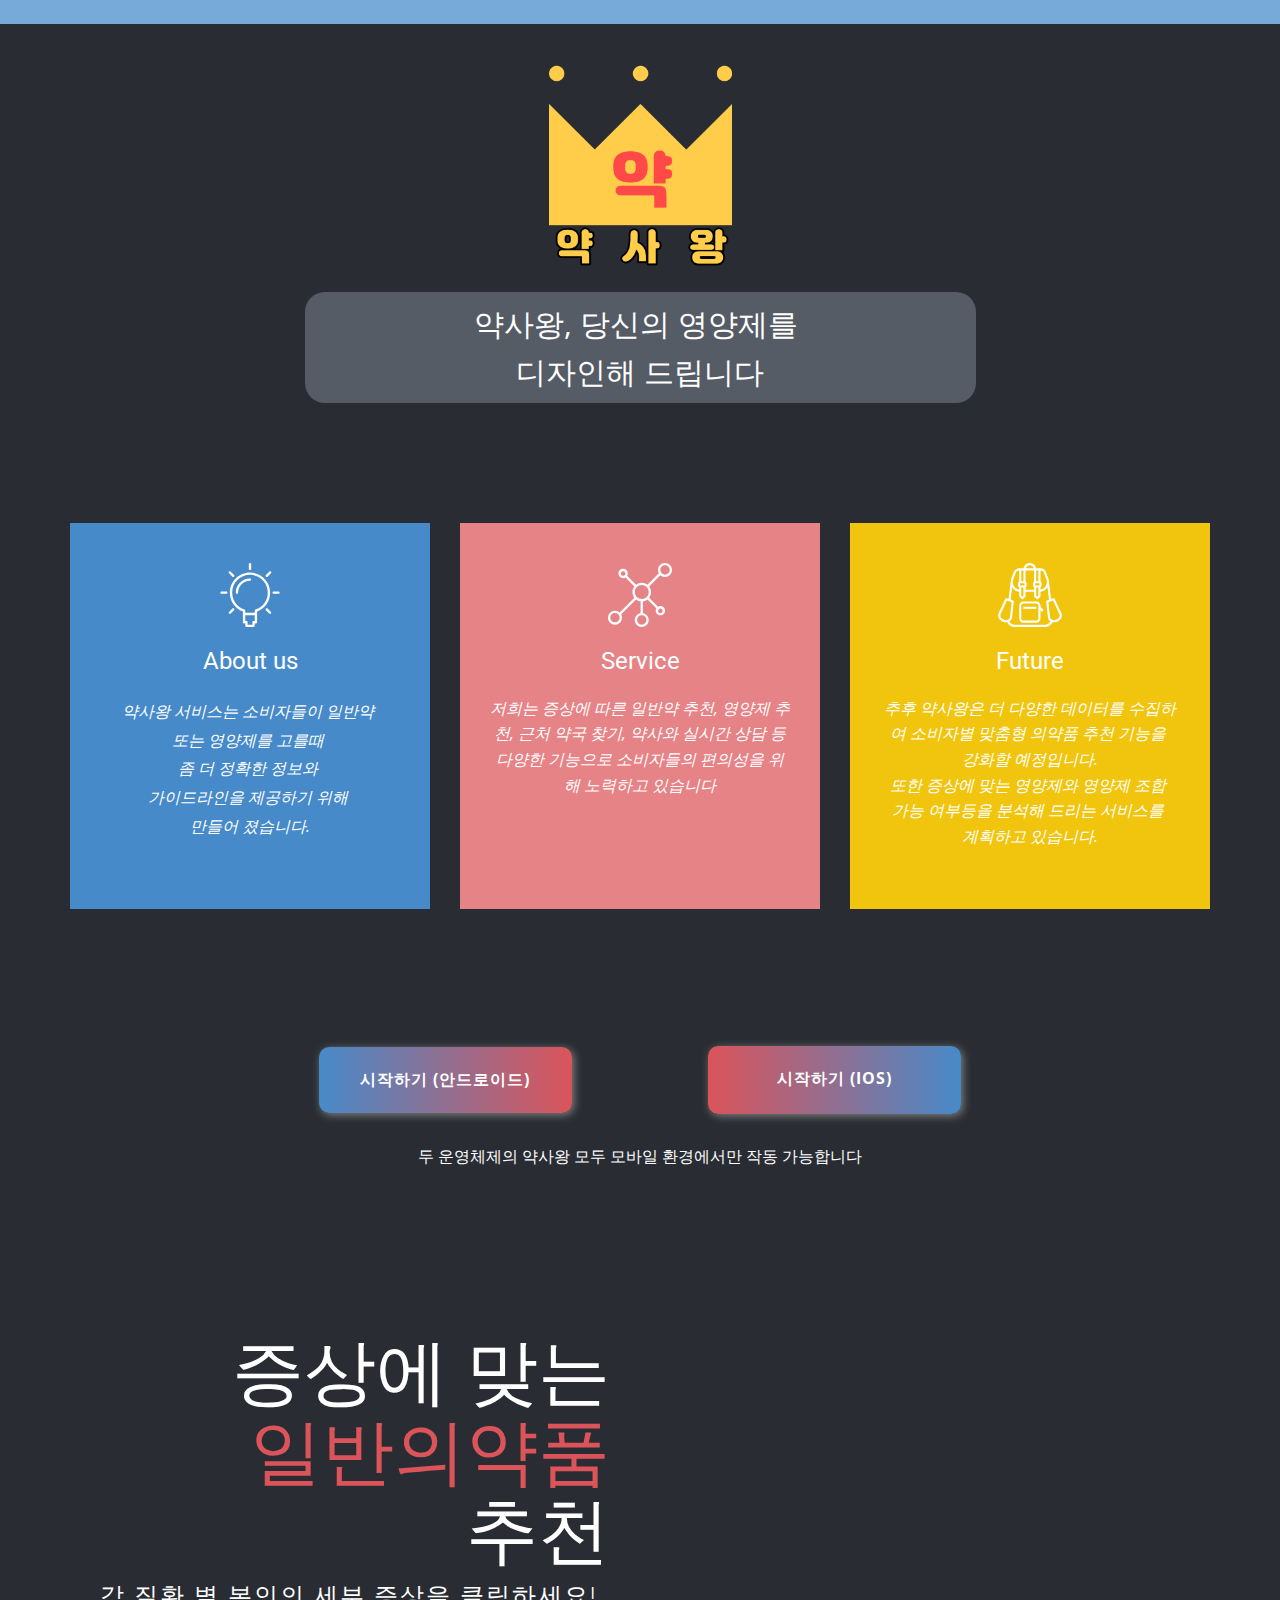
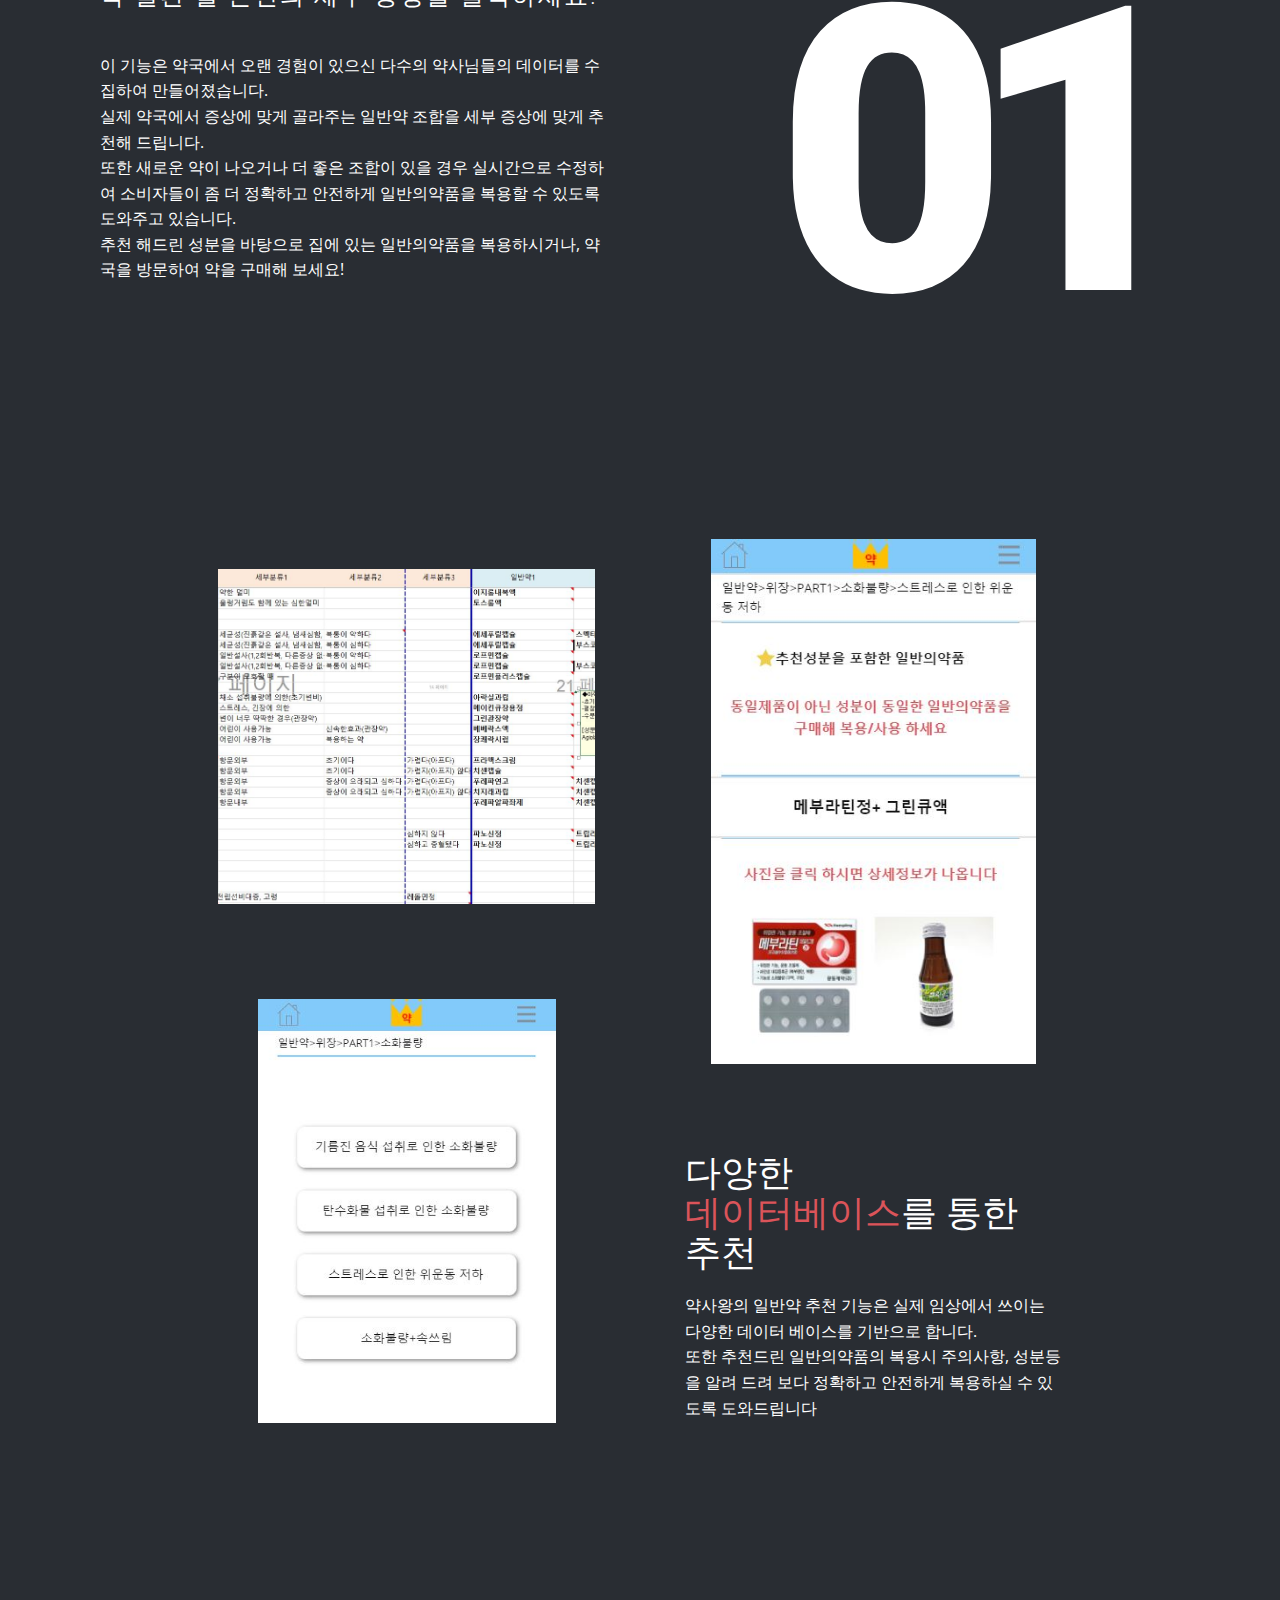
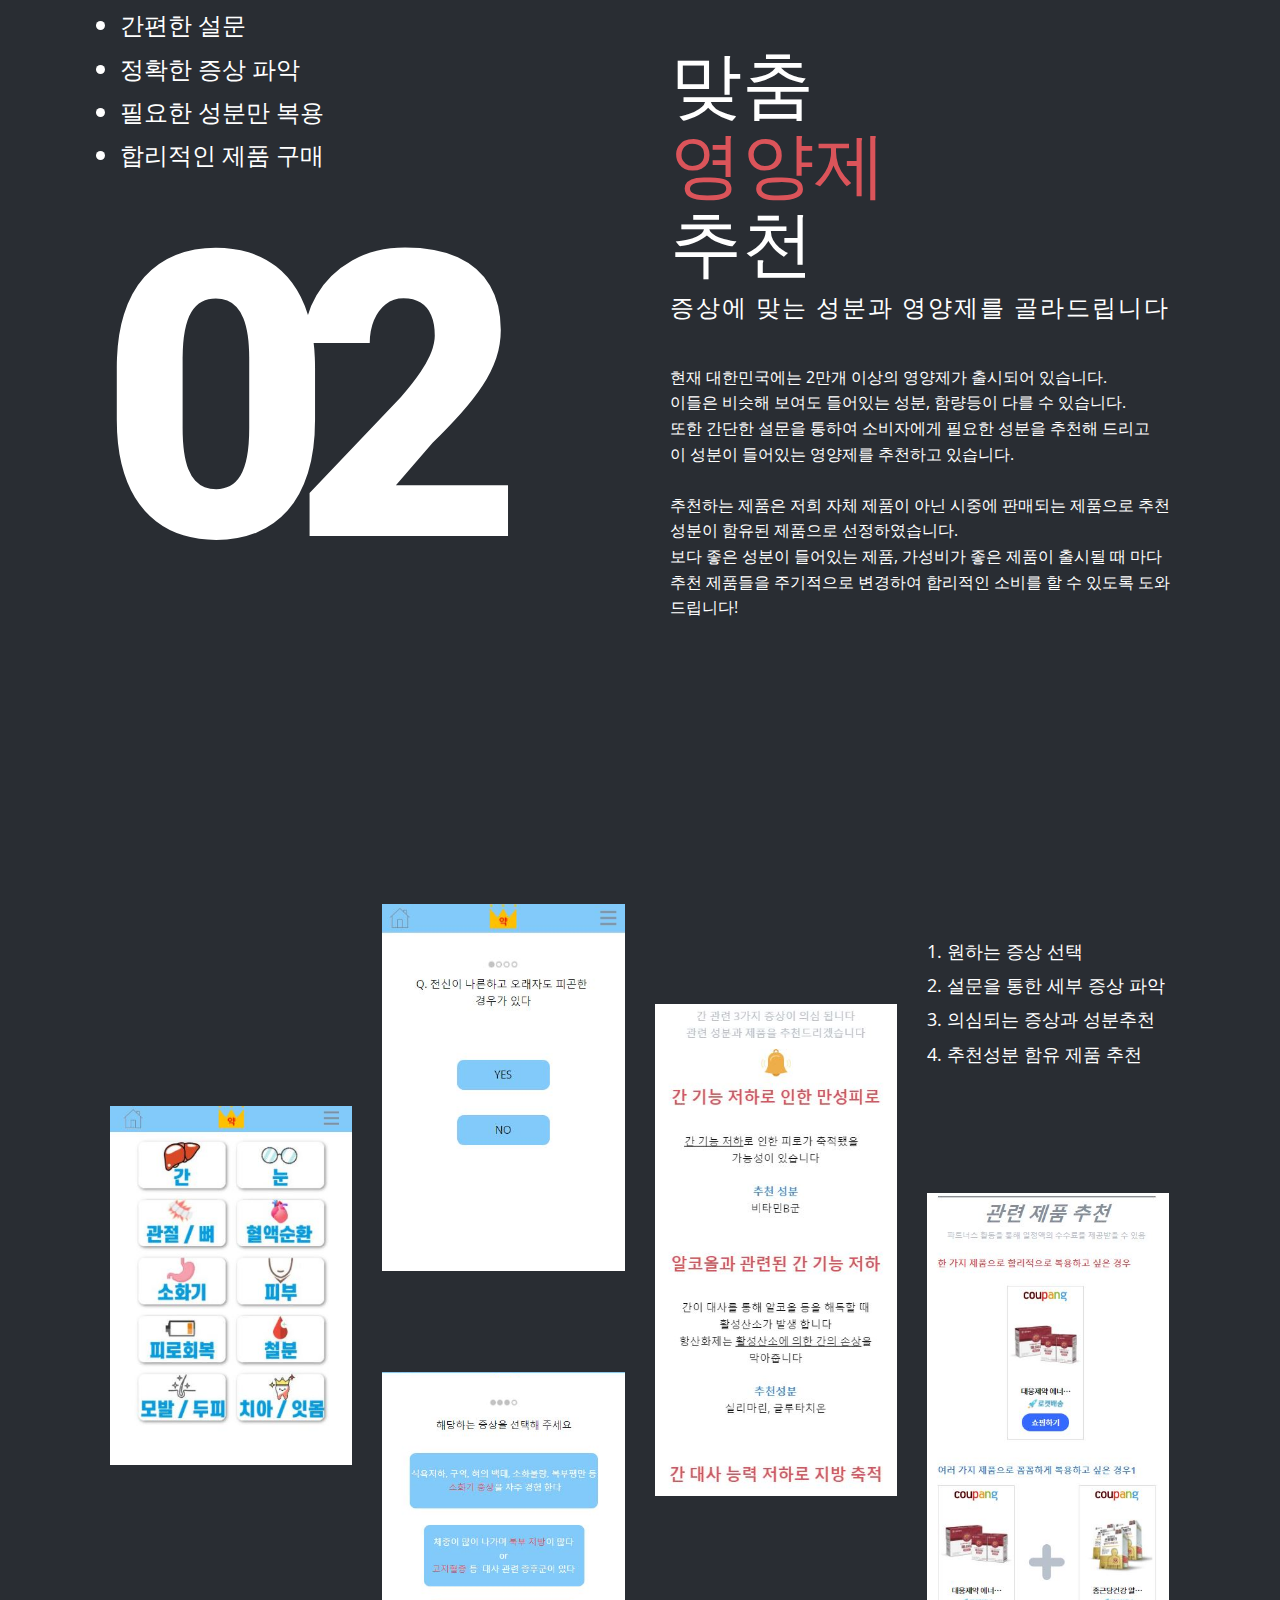
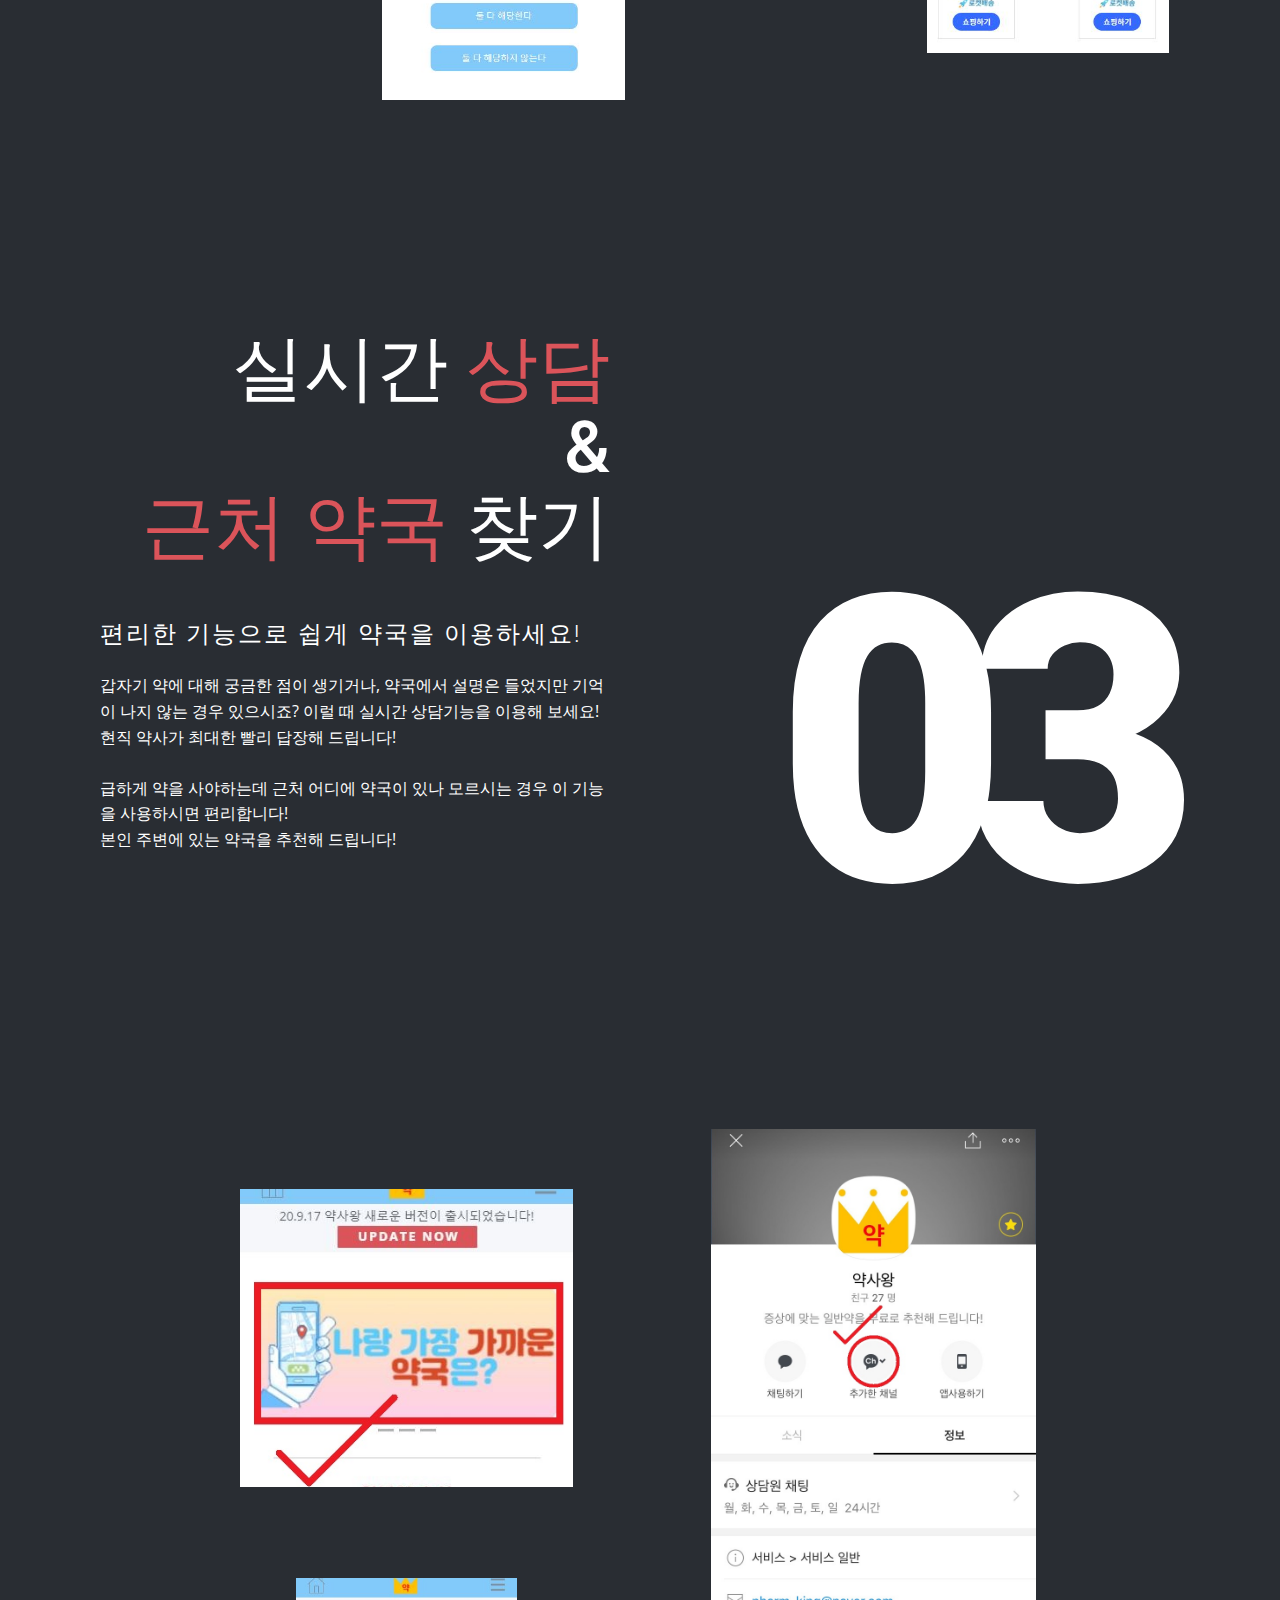
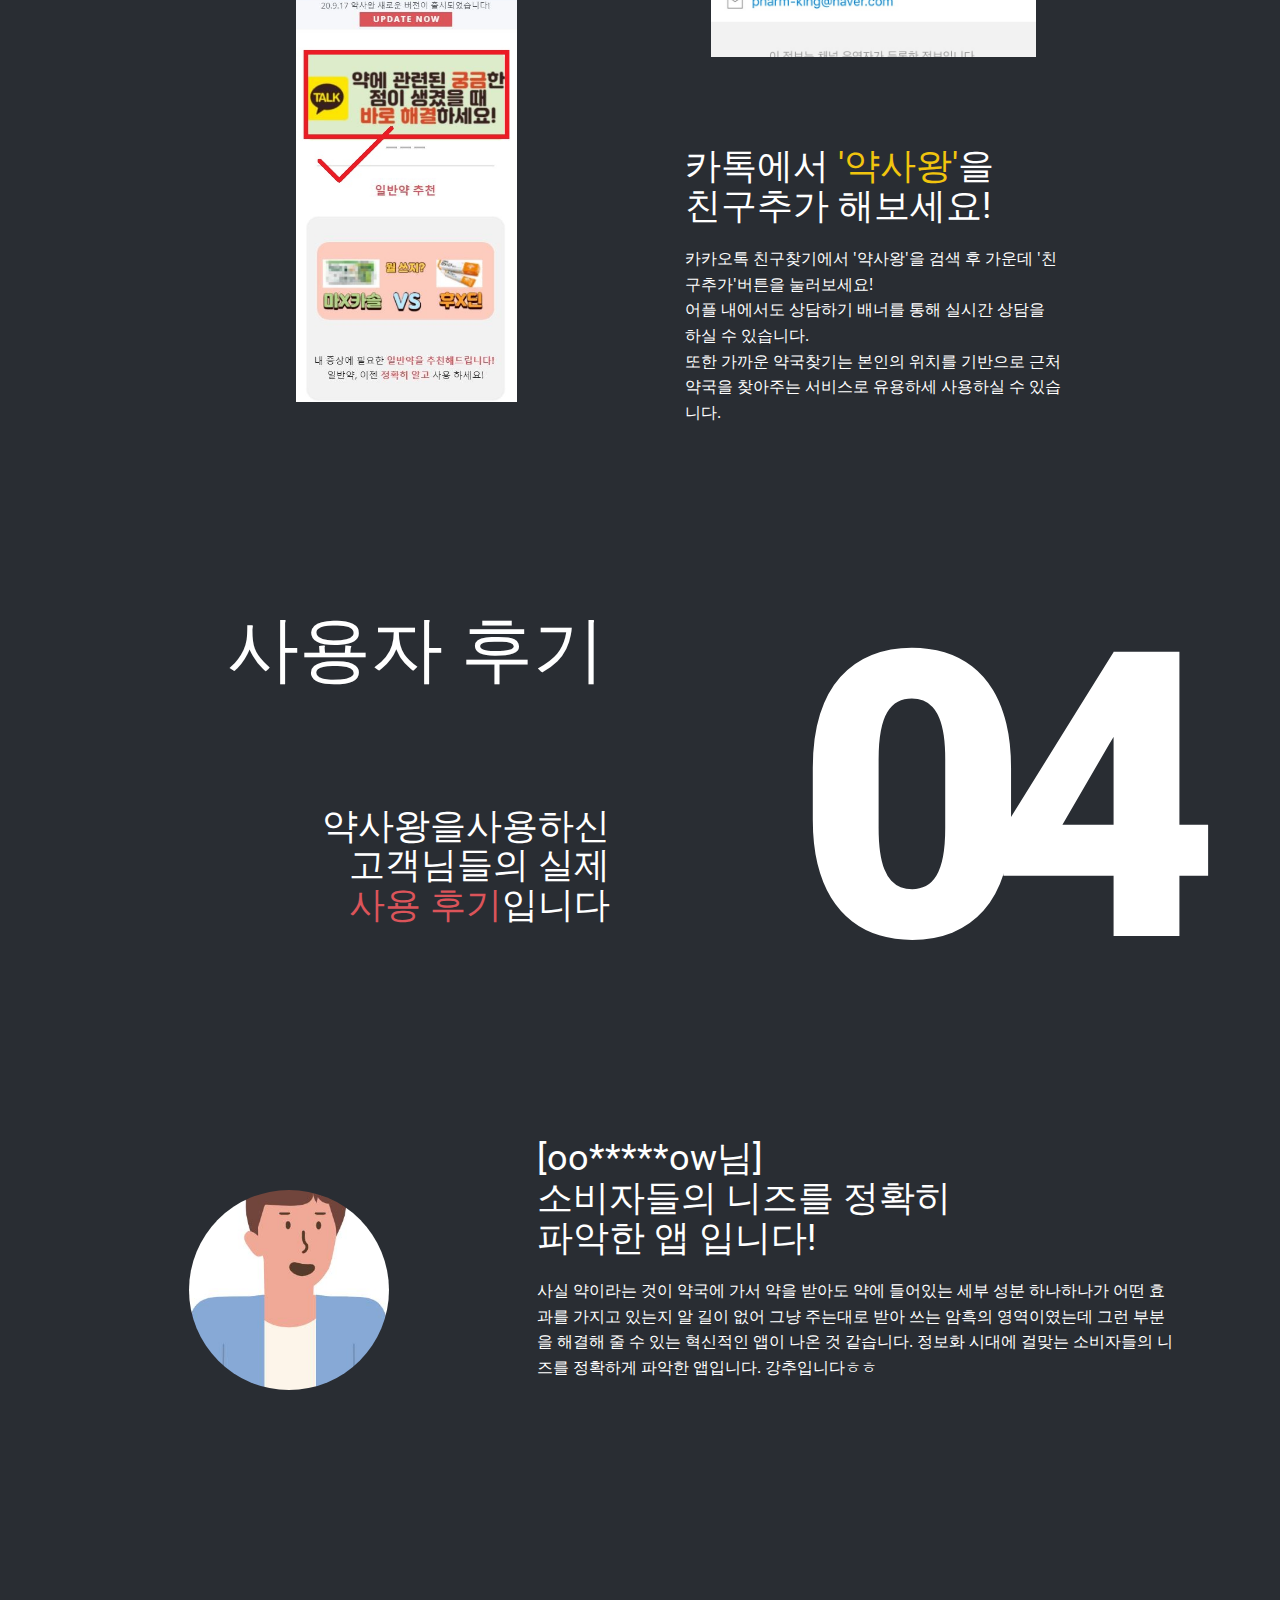
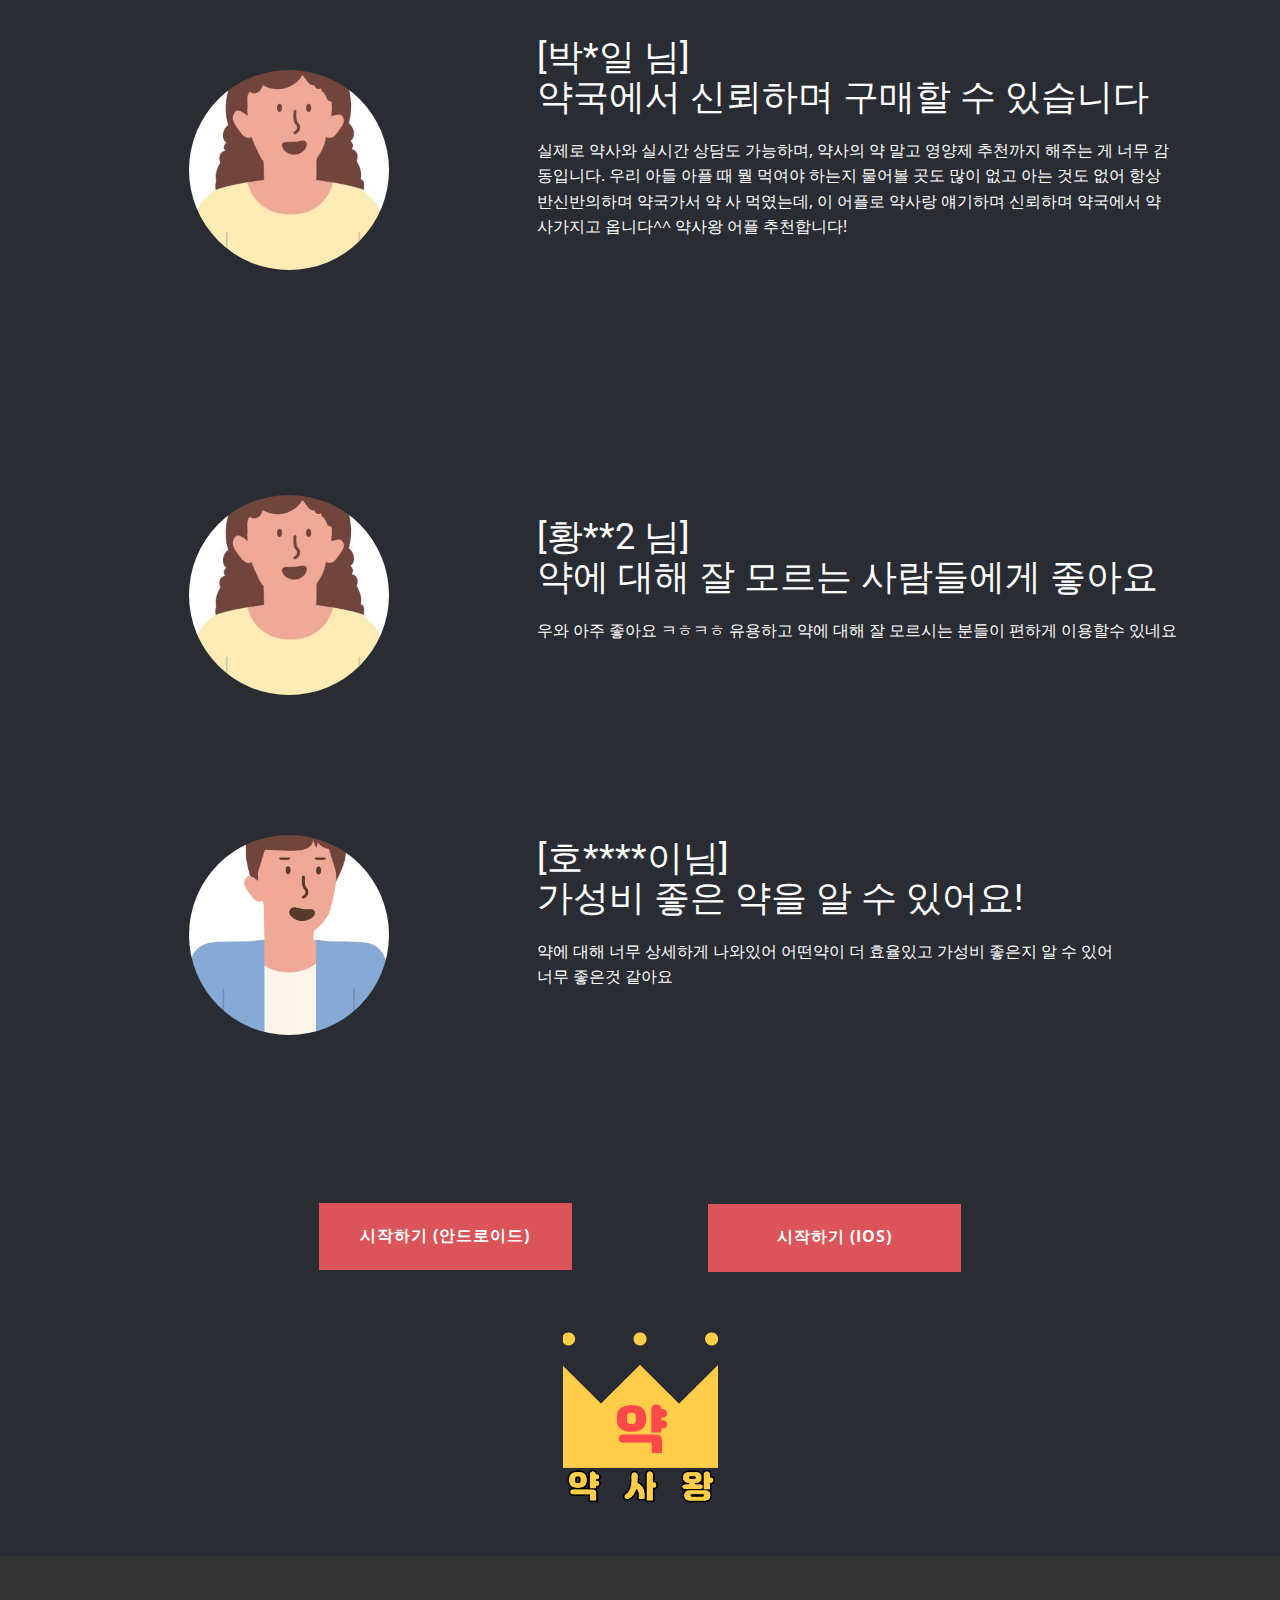
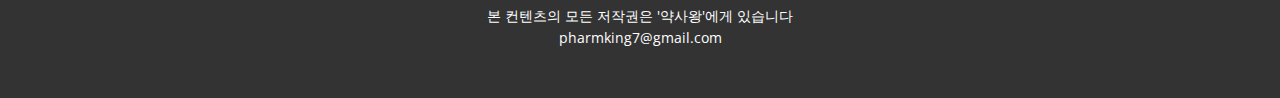
<file: index.html>
<!DOCTYPE html>
<html style="font-size: 16px;">
  <head>
    <meta name="viewport" content="width=device-width, initial-scale=1.0">
    <meta charset="utf-8">
    <meta name="keywords" content="영양제추천 약사왕 우루사 실리마린 우루사 UDCA 유산균 추천 영양제 고르기 비타민 추천 비타민제 추천 비타민b 추천 비타민d 추천 루테인 효능 루테인 추천
비타민고르기 비타민 아로나민 ">
    <meta name="description" content="영양제추천 약사왕 우루사 실리마린 우루사 UDCA 유산균 추천 영양제 고르기 비타민 추천 비타민제 추천 비타민b 추천 비타민d 추천 루테인 효능 루테인 추천 비타민고르기 아로나민 비타민">
    <meta name="page_type" content="np-template-header-footer-from-plugin">
    <title>약사왕 영양제 추천</title>
    <link rel="stylesheet" href="nicepage.css" media="screen">
<link rel="stylesheet" href="약사왕-일반약-영양제-무료추천.css" media="screen">
    <script class="u-script" type="text/javascript" src="jquery.js" defer=""></script>
    <script class="u-script" type="text/javascript" src="nicepage.js" defer=""></script>
    <meta name="generator" content="Nicepage 2.24.4, nicepage.com">
    <link rel="icon" href="images/favicon.png">
    
    
    
    
    
    
    
    
    
    
    
    
    
    
    <link id="u-theme-google-font" rel="stylesheet" href="https://fonts.googleapis.com/css?family=Roboto:100,100i,300,300i,400,400i,500,500i,700,700i,900,900i|Open+Sans:300,300i,400,400i,600,600i,700,700i,800,800i">
    <script type="application/ld+json">{
		"@context": "http://schema.org",
		"@type": "Organization",
		"name": "약사왕 홈페이지",
		"url": "index.html"
}</script>
    <meta property="og:title" content="약사왕 영양제 추천">
    <meta property="og:type" content="website">
    <meta property="og:description" content="영양제추천 약사왕 우루사 실리마린 우루사 UDCA 유산균 추천 영양제 고르기 비타민 추천 비타민제 추천 비타민b 추천 비타민d 추천 루테인 효능 루테인 추천 비타민고르기 아로나민 비타민">
    <meta name="theme-color" content="#478ac9">
    <link rel="canonical" href="index.html">
    <meta property="og:url" content="index.html">
  </head>
  <body data-home-page="약사왕-일반약-영양제-무료추천.html" data-home-page-title="약사왕-일반약 영양제 무료추천" class="u-body"><header class="u-align-left u-clearfix u-header u-palette-1-light-1 u-header" id="sec-2cb8"><div class="u-clearfix u-sheet u-sheet-1"></div></header> 
    <section class="u-align-center u-clearfix u-palette-5-dark-3 u-section-1" id="sec-79db">
      <div class="u-clearfix u-sheet u-sheet-1">
        <img src="images/1_1.png" alt="" class="u-image u-image-default u-image-1" data-image-width="1200" data-image-height="1500">
        <div class="u-border-radius-20 u-expanded-width-sm u-expanded-width-xs u-palette-5-dark-2 u-shape u-shape-round u-shape-1"></div>
        <p class="u-align-center-xs u-text u-text-1">약사왕, 당신의 영양제를&nbsp;<br>디자인해 드립니다
        </p>
        <div class="u-clearfix u-expanded-width-xs u-gutter-30 u-layout-wrap u-layout-wrap-1">
          <div class="u-layout">
            <div class="u-layout-row">
              <div class="u-container-style u-layout-cell u-left-cell u-palette-1-base u-size-20 u-layout-cell-1">
                <div class="u-container-layout u-valign-top u-container-layout-1">
                  <span class="u-icon u-icon-circle u-icon-1">
                    <svg class="u-svg-link" preserveAspectRatio="xMidYMin slice" viewBox="0 0 54 54" style=""><use xmlns:xlink="http://www.w3.org/1999/xlink" xlink:href="#svg-f01c"></use></svg>
                    <svg xmlns="http://www.w3.org/2000/svg" xmlns:xlink="http://www.w3.org/1999/xlink" version="1.1" xml:space="preserve" class="u-svg-content" viewBox="0 0 54 54" x="0px" y="0px" id="svg-f01c" style="enable-background:new 0 0 54 54;"><g><path d="M27,8c-9.374,0-17,7.626-17,17c0,7.112,4.391,13.412,11,15.9V50c0,0.553,0.447,1,1,1h1v2c0,0.553,0.447,1,1,1h6
		c0.553,0,1-0.447,1-1v-2h1c0.553,0,1-0.447,1-1v-9.1c6.609-2.488,11-8.788,11-15.9C44,15.626,36.374,8,27,8z M30,49
		c-0.553,0-1,0.447-1,1v2h-4v-2c0-0.553-0.447-1-1-1h-1v-5h8v5H30z M31.688,39.242C31.277,39.377,31,39.761,31,40.192V42h-8v-1.808
		c0-0.432-0.277-0.815-0.688-0.95C16.145,37.214,12,31.49,12,25c0-8.271,6.729-15,15-15s15,6.729,15,15
		C42,31.49,37.855,37.214,31.688,39.242z"></path><path d="M27,6c0.553,0,1-0.447,1-1V1c0-0.553-0.447-1-1-1s-1,0.447-1,1v4C26,5.553,26.447,6,27,6z"></path><path d="M51,24h-4c-0.553,0-1,0.447-1,1s0.447,1,1,1h4c0.553,0,1-0.447,1-1S51.553,24,51,24z"></path><path d="M7,24H3c-0.553,0-1,0.447-1,1s0.447,1,1,1h4c0.553,0,1-0.447,1-1S7.553,24,7,24z"></path><path d="M43.264,7.322l-2.828,2.828c-0.391,0.391-0.391,1.023,0,1.414c0.195,0.195,0.451,0.293,0.707,0.293
		s0.512-0.098,0.707-0.293l2.828-2.828c0.391-0.391,0.391-1.023,0-1.414S43.654,6.932,43.264,7.322z"></path><path d="M12.15,38.436l-2.828,2.828c-0.391,0.391-0.391,1.023,0,1.414c0.195,0.195,0.451,0.293,0.707,0.293
		s0.512-0.098,0.707-0.293l2.828-2.828c0.391-0.391,0.391-1.023,0-1.414S12.541,38.045,12.15,38.436z"></path><path d="M41.85,38.436c-0.391-0.391-1.023-0.391-1.414,0s-0.391,1.023,0,1.414l2.828,2.828c0.195,0.195,0.451,0.293,0.707,0.293
		s0.512-0.098,0.707-0.293c0.391-0.391,0.391-1.023,0-1.414L41.85,38.436z"></path><path d="M12.15,11.564c0.195,0.195,0.451,0.293,0.707,0.293s0.512-0.098,0.707-0.293c0.391-0.391,0.391-1.023,0-1.414l-2.828-2.828
		c-0.391-0.391-1.023-0.391-1.414,0s-0.391,1.023,0,1.414L12.15,11.564z"></path><path d="M27,13c-6.617,0-12,5.383-12,12c0,0.553,0.447,1,1,1s1-0.447,1-1c0-5.514,4.486-10,10-10c0.553,0,1-0.447,1-1
		S27.553,13,27,13z"></path>
</g></svg>
                  </span>
                  <h4 class="u-align-center u-text u-text-2">About us</h4>
                  <p class="u-align-center u-text u-text-body-alt-color u-text-3">
                    <font style="font-size: 1rem;">약사왕 서비스는 소비자들이 일반약&nbsp;<br>또는 영양제를 고를때&nbsp;<br>좀 더 정확한 정보와&nbsp;<br>가이드라인을 제공하기 위해&nbsp;<br>만들어 졌습니다.
                    </font>
                    <br>
                    <br>
                  </p>
                </div>
              </div>
              <div class="u-container-style u-layout-cell u-palette-2-light-1 u-size-20 u-layout-cell-2">
                <div class="u-container-layout u-valign-top u-container-layout-2">
                  <span class="u-icon u-icon-circle u-icon-2">
                    <svg class="u-svg-link" preserveAspectRatio="xMidYMin slice" viewBox="0 0 55 55" style=""><use xmlns:xlink="http://www.w3.org/1999/xlink" xlink:href="#svg-0088"></use></svg>
                    <svg xmlns="http://www.w3.org/2000/svg" xmlns:xlink="http://www.w3.org/1999/xlink" version="1.1" xml:space="preserve" class="u-svg-content" viewBox="0 0 55 55" x="0px" y="0px" id="svg-0088" style="enable-background:new 0 0 55 55;"><path d="M49,0c-3.309,0-6,2.691-6,6c0,1.035,0.263,2.009,0.726,2.86l-9.829,9.829C32.542,17.634,30.846,17,29,17
	s-3.542,0.634-4.898,1.688l-7.669-7.669C16.785,10.424,17,9.74,17,9c0-2.206-1.794-4-4-4S9,6.794,9,9s1.794,4,4,4
	c0.74,0,1.424-0.215,2.019-0.567l7.669,7.669C21.634,21.458,21,23.154,21,25s0.634,3.542,1.688,4.897L10.024,42.562
	C8.958,41.595,7.549,41,6,41c-3.309,0-6,2.691-6,6s2.691,6,6,6s6-2.691,6-6c0-1.035-0.263-2.009-0.726-2.86l12.829-12.829
	c1.106,0.86,2.44,1.436,3.898,1.619v10.16c-2.833,0.478-5,2.942-5,5.91c0,3.309,2.691,6,6,6s6-2.691,6-6c0-2.967-2.167-5.431-5-5.91
	v-10.16c1.458-0.183,2.792-0.759,3.898-1.619l7.669,7.669C41.215,39.576,41,40.26,41,41c0,2.206,1.794,4,4,4s4-1.794,4-4
	s-1.794-4-4-4c-0.74,0-1.424,0.215-2.019,0.567l-7.669-7.669C36.366,28.542,37,26.846,37,25s-0.634-3.542-1.688-4.897l9.665-9.665
	C46.042,11.405,47.451,12,49,12c3.309,0,6-2.691,6-6S52.309,0,49,0z M11,9c0-1.103,0.897-2,2-2s2,0.897,2,2s-0.897,2-2,2
	S11,10.103,11,9z M6,51c-2.206,0-4-1.794-4-4s1.794-4,4-4s4,1.794,4,4S8.206,51,6,51z M33,49c0,2.206-1.794,4-4,4s-4-1.794-4-4
	s1.794-4,4-4S33,46.794,33,49z M29,31c-3.309,0-6-2.691-6-6s2.691-6,6-6s6,2.691,6,6S32.309,31,29,31z M47,41c0,1.103-0.897,2-2,2
	s-2-0.897-2-2s0.897-2,2-2S47,39.897,47,41z M49,10c-2.206,0-4-1.794-4-4s1.794-4,4-4s4,1.794,4,4S51.206,10,49,10z"></path></svg>
                  </span>
                  <h4 class="u-align-center u-text u-text-4">Service</h4>
                  <p class="u-align-center u-text u-text-body-alt-color u-text-5">저희는 증상에 따른 일반약 추천, 영양제 추천, 근처 약국 찾기, 약사와 실시간 상담 등 다양한 기능으로 소비자들의 편의성을 위해 노력하고 있습니다</p>
                </div>
              </div>
              <div class="u-container-style u-layout-cell u-palette-3-base u-right-cell u-size-20 u-layout-cell-3">
                <div class="u-container-layout u-valign-top u-container-layout-3">
                  <span class="u-icon u-icon-circle u-text-white u-icon-3">
                    <svg class="u-svg-link" preserveAspectRatio="xMidYMin slice" viewBox="0 0 354.053 354.053" style=""><use xmlns:xlink="http://www.w3.org/1999/xlink" xlink:href="#svg-b9b3"></use></svg>
                    <svg xmlns="http://www.w3.org/2000/svg" id="svg-b9b3" enable-background="new 0 0 354.053 354.053" viewBox="0 0 354.053 354.053" class="u-svg-content"><path d="m13.852 316.482 4.207 3.163c7.541 5.653 16.764 8.668 26.105 8.668 2.195 0 4.396-.201 6.585-.543 7.913 15.873 24.182 26.283 42.138 26.283h166.34c18.198 0 34.52-10.533 42.351-26.642.431.089.832.248 1.269.325 2.343.389 4.709.584 7.063.584 9.335 0 18.564-3.015 26.094-8.668l4.213-3.163c5.258-3.942 9.129-9.323 11.206-15.555 2.614-7.836 2.13-16.275-1.363-23.763l-36.88-79.036c-1.269-2.714-4.373-4.048-7.217-3.104l-12.321 4.107-11.418-93.635-.142.018c.035-6.644-1.157-13.336-3.617-19.738l-14.375-37.364c-4.349-11.312-15.419-18.912-27.539-18.912h-25.628c-2.82-16.72-17.359-29.507-34.873-29.507s-32.048 12.787-34.874 29.504h-25.628c-12.12 0-23.185 7.6-27.539 18.912l-14.369 37.365c-2.467 6.408-3.653 13.094-3.623 19.738l-.147-.018-11.341 93.01-10.439-3.482c-2.862-.944-5.942.389-7.217 3.104l-36.881 79.037c-3.493 7.488-3.977 15.926-1.363 23.763 2.089 6.231 5.966 11.607 11.223 15.549zm325.517-34.332c2.213 4.744 2.52 10.079.862 15.041-1.316 3.948-3.771 7.353-7.093 9.843l-4.213 3.163c-6.875 5.157-15.679 7.299-24.141 5.889-8.94-1.487-15.879-8.822-16.882-17.827l-9.087-81.745 25.893-8.627zm-86.289-229.502 14.369 37.364c5.122 13.312 3.228 28.183-5.063 39.79-6.491 9.093-16.422 15.177-27.321 17.059v-12.781c3.511-2.048 5.901-5.812 5.901-10.161v-11.802c0-4.349-2.39-8.114-5.901-10.161v-60.656h1.493c7.269 0 13.908 4.562 16.522 11.348zm-53.421 94.868h-47.207v-13.442c3.511-2.048 5.901-5.812 5.901-10.161v-11.802c0-4.349-2.39-8.114-5.901-10.161v-60.65h47.207v60.649c-3.511 2.048-5.901 5.812-5.901 10.161v11.802c0 4.349 2.39 8.114 5.901 10.161zm-76.711-23.598v-11.808h23.604v11.802zm17.702-23.609h-11.802v-59.009h11.802zm-11.801 35.405h11.802v44.764l-5.901 5.901-5.901-5.901zm76.711-11.796v-11.808h23.604v11.802zm17.703-23.609h-11.802v-59.009h11.802zm-11.802 35.405h11.802v44.764l-5.901 5.901-5.901-5.901zm-35.405-123.918c10.964 0 20.128 7.553 22.766 17.703h-45.532c2.638-10.15 11.802-17.703 22.766-17.703zm-91.393 78.21 14.369-37.364c2.614-6.786 9.253-11.347 16.522-11.347h1.493v60.649c-3.511 2.048-5.901 5.812-5.901 10.161v11.802c0 4.349 2.39 8.114 5.901 10.161v12.781c-10.899-1.882-20.83-7.966-27.321-17.065-8.291-11.589-10.185-26.466-5.063-39.778zm-6.338 43.773c.602.962 1.133 1.947 1.794 2.874 8.698 12.179 22.211 20.187 36.928 22.164v24.105c0 1.564.62 3.068 1.729 4.172l11.802 11.802c1.151 1.151 2.661 1.729 4.172 1.729s3.021-.578 4.172-1.729l11.802-11.802c1.109-1.109 1.729-2.608 1.729-4.172v-23.604h47.207v23.604c0 1.564.62 3.068 1.729 4.172l11.802 11.802c1.151 1.151 2.661 1.729 4.172 1.729s3.021-.578 4.172-1.729l11.802-11.802c1.109-1.109 1.729-2.608 1.729-4.172v-24.105c14.711-1.971 28.23-9.978 36.922-22.158.667-.932 1.198-1.918 1.8-2.88l8.438 69.164-11.66 3.889c-2.638.879-4.302 3.481-3.995 6.249l9.613 86.483c1.08 9.754 6.633 18.181 14.534 23.326-5.989 11.737-18.068 19.355-31.487 19.355h-166.342c-12.976 0-24.843-7.217-30.997-18.399 8.698-5.01 14.858-13.92 16.009-24.282l9.607-86.483c.307-2.767-1.357-5.37-3.995-6.249l-13.543-4.514zm-63.623 148.371 34.662-74.268 25.893 8.627-9.081 81.745c-1.003 9.005-7.943 16.34-16.877 17.827-8.491 1.404-17.278-.738-24.146-5.889l-4.207-3.163c-3.328-2.49-5.783-5.901-7.099-9.843-1.665-4.951-1.358-10.291.855-15.036z"></path><path d="m140.65 330.443h70.811c13.017 0 23.604-10.586 23.604-23.604v-47.207l7.081 9.441 9.441-7.081-16.522-22.028v-3.936c0-13.017-10.586-23.604-23.604-23.604h-70.811c-13.017 0-23.604 10.586-23.604 23.604v70.811c.001 13.018 10.587 23.604 23.604 23.604zm-11.801-94.414c0-6.509 5.293-11.802 11.802-11.802h70.811c6.509 0 11.802 5.293 11.802 11.802v70.811c0 6.509-5.293 11.802-11.802 11.802h-70.812c-6.509 0-11.802-5.293-11.802-11.802v-70.811z"></path><path d="m140.65 241.93h70.811v11.802h-70.811z"></path></svg>
                  </span>
                  <h4 class="u-align-center u-text u-text-body-alt-color u-text-6">Future</h4>
                  <p class="u-align-center u-text u-text-body-alt-color u-text-7">추후 약사왕은 더 다양한 데이터를 수집하여 소비자별 맞춤형 의약품 추천 기능을&nbsp;<br>강화할 예정입니다.<br>또한 증상에 맞는 영양제와 영양제 조합&nbsp;<br>가능 여부등을 분석해 드리는 서비스를&nbsp;<br>계획하고 있습니다.
                  </p>
                </div>
              </div>
            </div>
          </div>
        </div>
        <a href="https://play.google.com/store/apps/details?id=io.kodular.pharmking7.adpharmking" class="u-border-radius-10 u-btn u-btn-round u-button-style u-gradient u-hover-palette-1-dark-1 u-none u-btn-1">시작하기 (안드로이드)</a>
        <a href="https://pharmking.github.io/start/" class="u-border-radius-10 u-btn u-btn-round u-button-style u-gradient u-hover-palette-1-dark-1 u-none u-btn-2">시작하기 (IOS)</a>
        <p class="u-text u-text-default u-text-8">두 운영체제의 약사왕 모두 모바일 환경에서만 작동 가능합니다</p>
      </div>
    </section>
    <section class="u-clearfix u-color-scheme-u10 u-color-style-multicolor-1 u-palette-5-dark-3 u-section-2" id="carousel_9340">
      <div class="u-clearfix u-sheet u-valign-middle-lg u-valign-middle-xl u-sheet-1">
        <div class="u-clearfix u-expanded-width u-layout-wrap u-layout-wrap-1">
          <div class="u-layout">
            <div class="u-layout-row">
              <div class="u-align-left u-container-style u-layout-cell u-left-cell u-size-30 u-layout-cell-1">
                <div class="u-container-layout u-container-layout-1">
                  <h2 class="u-align-right u-text u-text-1">증상에 맞는<br>
                    <font class="u-text-palette-2-base">일반의약품</font>
                    <br>추천
                  </h2>
                  <h4 class="u-text u-text-2">각 질환 별 본인의 세부 증상을 클릭하세요!</h4>
                  <p class="u-text u-text-3">이 기능은 약국에서 오랜 경험이 있으신 다수의 약사님들의 데이터를 수집하여 만들어졌습니다.<br>실제 약국에서 증상에 맞게 골라주는 일반약 조합을 세부 증상에 맞게 추천해 드립니다.&nbsp;<br>또한 새로운 약이 나오거나 더 좋은 조합이 있을 경우 실시간으로 수정하여 소비자들이 좀 더 정확하고 안전하게 일반의약품을 복용할 수 있도록 도와주고 있습니다.<br>추천 해드린 성분을 바탕으로 집에 있는 일반의약품을 복용하시거나, 약국을 방문하여 약을 구매해 보세요!
                  </p>
                </div>
              </div>
              <div class="u-container-style u-layout-cell u-right-cell u-size-30 u-layout-cell-2">
                <div class="u-container-layout u-valign-bottom-lg u-valign-bottom-xl u-valign-top-sm u-valign-top-xs u-container-layout-2">
                  <h1 class="u-align-right u-text u-text-4">01</h1>
                </div>
              </div>
            </div>
          </div>
        </div>
      </div>
    </section>
    <section class="u-align-left u-clearfix u-palette-5-dark-3 u-section-3" id="carousel_7dd3">
      <div class="u-clearfix u-sheet u-valign-middle u-sheet-1">
        <div class="u-clearfix u-gutter-30 u-layout-wrap u-layout-wrap-1">
          <div class="u-layout">
            <div class="u-layout-row">
              <div class="u-size-30">
                <div class="u-layout-col">
                  <div class="u-align-right u-container-style u-layout-cell u-left-cell u-size-30 u-layout-cell-1">
                    <div class="u-container-layout u-valign-top u-container-layout-1">
                      <img class="u-expand-resize u-expanded-width u-image u-image-1" src="images/0ae5af47-2540-2110-5367-f9622f6894e5.JPG" data-image-width="1279" data-image-height="702">
                    </div>
                  </div>
                  <div class="u-container-style u-layout-cell u-left-cell u-size-30 u-layout-cell-2">
                    <div class="u-container-layout u-valign-top u-container-layout-2">
                      <img class="u-expand-resize u-image u-image-2" src="images/a1781ce3-d7fd-e71a-8a78-bbad30809ddf.JPG" data-image-width="394" data-image-height="558">
                    </div>
                  </div>
                </div>
              </div>
              <div class="u-size-30">
                <div class="u-layout-col">
                  <div class="u-container-style u-layout-cell u-right-cell u-size-30 u-layout-cell-3">
                    <div class="u-container-layout u-valign-middle u-container-layout-3">
                      <img class="u-expand-resize u-image u-image-3" src="images/cc49a407-557b-6c48-7347-6132e3261221.JPG" data-image-width="408" data-image-height="599">
                    </div>
                  </div>
                  <div class="u-container-style u-layout-cell u-right-cell u-size-30 u-layout-cell-4">
                    <div class="u-container-layout u-container-layout-4">
                      <h2 class="u-text u-text-default u-text-1">다양한<br>
                        <font class="u-text-palette-2-base">데이터베이스</font>를 통한 추천
                      </h2>
                      <p class="u-text u-text-default u-text-2">약사왕의 일반약 추천 기능은 실제 임상에서 쓰이는 다양한 데이터 베이스를 기반으로 합니다.<br>또한 추천드린 일반의약품의 복용시 주의사항, 성분등을 알려 드려 보다 정확하고 안전하게 복용하실 수 있도록 도와드립니다
                      </p>
                    </div>
                  </div>
                </div>
              </div>
            </div>
          </div>
        </div>
      </div>
    </section>
    <section class="u-clearfix u-color-scheme-u10 u-color-style-multicolor-1 u-palette-5-dark-3 u-section-4" id="carousel_cc2d">
      <div class="u-clearfix u-sheet u-valign-middle u-sheet-1">
        <div class="u-clearfix u-expanded-width u-layout-wrap u-layout-wrap-1">
          <div class="u-layout">
            <div class="u-layout-row">
              <div class="u-align-left u-container-style u-layout-cell u-left-cell u-size-30 u-layout-cell-1">
                <div class="u-container-layout u-valign-bottom-md u-valign-bottom-sm u-valign-bottom-xs u-valign-top-lg u-valign-top-xl u-container-layout-1">
                  <ul class="u-indent-0 u-spacing-5 u-text u-text-1">
                    <li>간편한 설문</li>
                    <li>정확한 증상 파악</li>
                    <li>필요한 성분만 복용<br>
                    </li>
                    <li>합리적인 제품 구매</li>
                  </ul>
                  <h1 class="u-text u-text-2">02</h1>
                </div>
              </div>
              <div class="u-align-left u-container-style u-layout-cell u-right-cell u-size-30 u-layout-cell-2">
                <div class="u-container-layout u-valign-middle u-container-layout-2">
                  <h2 class="u-text u-text-3">맞춤<br>
                    <font class="u-text-palette-2-base">영양제</font>
                    <br>추천
                  </h2>
                  <h4 class="u-text u-text-4">증상에 맞는 성분과 영양제를 골라드립니다</h4>
                  <p class="u-text u-text-5">현재 대한민국에는 2만개 이상의 영양제가 출시되어 있습니다.<br>이들은 비슷해 보여도 들어있는 성분, 함량등이 다를 수 있습니다.<br>또한 간단한 설문을 통하여 소비자에게 필요한 성분을 추천해 드리고<br>이 성분이 들어있는 영양제를 추천하고 있습니다.<br>
                    <br>추천하는 제품은 저희 자체 제품이 아닌 시중에 판매되는 제품으로 추천성분이 함유된 제품으로 선정하였습니다.<br>보다 좋은 성분이 들어있는 제품, 가성비가 좋은 제품이 출시될 때 마다 추천 제품들을 주기적으로 변경하여 합리적인 소비를 할 수 있도록 도와드립니다!
                  </p>
                </div>
              </div>
            </div>
          </div>
        </div>
      </div>
    </section>
    <section class="u-clearfix u-palette-5-dark-3 u-section-5" id="carousel_895f">
      <div class="u-clearfix u-sheet u-sheet-1">
        <div class="u-clearfix u-gutter-30 u-layout-wrap u-layout-wrap-1">
          <div class="u-gutter-0 u-layout">
            <div class="u-layout-row">
              <div class="u-size-15 u-size-30-md">
                <div class="u-layout-col">
                  <div class="u-container-style u-hidden-sm u-hidden-xs u-layout-cell u-left-cell u-size-20 u-layout-cell-1">
                    <div class="u-container-layout u-container-layout-1"></div>
                  </div>
                  <div class="u-container-style u-expand-resize u-layout-cell u-left-cell u-size-40 u-layout-cell-2">
                    <div class="u-container-layout">
                      <img class="u-expanded-width u-image u-image-1" src="images/9d376789-3164-0b3e-acdc-73c1adb503a5.JPG" data-image-width="395" data-image-height="566">
                    </div>
                  </div>
                </div>
              </div>
              <div class="u-size-15 u-size-30-md">
                <div class="u-layout-col">
                  <div class="u-container-style u-image u-layout-cell u-size-40 u-image-2" data-image-width="396" data-image-height="551">
                    <div class="u-container-layout"></div>
                  </div>
                  <div class="u-container-style u-layout-cell u-size-20 u-layout-cell-4">
                    <div class="u-container-layout">
                      <img class="u-expanded-width u-image u-image-3" src="images/GRR.JPG" data-image-width="395" data-image-height="612">
                    </div>
                  </div>
                </div>
              </div>
              <div class="u-size-15 u-size-30-md">
                <div class="u-layout-col">
                  <div class="u-container-style u-layout-cell u-size-20 u-layout-cell-5">
                    <div class="u-container-layout u-valign-middle-md">
                      <img class="u-absolute-hcenter-sm u-absolute-hcenter-xs u-expand-resize u-expanded-height-sm u-expanded-height-xs u-expanded-width-xl u-image u-image-4" src="images/HWH.JPG" data-image-width="401" data-image-height="699">
                    </div>
                  </div>
                  <div class="u-container-style u-layout-cell u-size-40 u-layout-cell-6">
                    <div class="u-container-layout"></div>
                  </div>
                </div>
              </div>
              <div class="u-size-15 u-size-30-md">
                <div class="u-layout-col">
                  <div class="u-container-style u-layout-cell u-right-cell u-size-40 u-layout-cell-7">
                    <div class="u-container-layout u-valign-top-xl u-valign-top-xs u-container-layout-7">
                      <ol class="u-text u-text-1">
                        <li style="">원하는 증상 선택</li>
                        <li style="">설문을 통한 세부 증상 파악<br>
                        </li>
                        <li style="">의심되는 증상과 성분추천</li>
                        <li style="">추천성분 함유 제품 추천</li>
                      </ol>
                    </div>
                  </div>
                  <div class="u-container-style u-layout-cell u-right-cell u-size-20 u-layout-cell-8">
                    <div class="u-container-layout">
                      <img class="u-expanded-width-lg u-expanded-width-md u-expanded-width-xl u-image u-image-5" src="images/HTTT.JPG" data-image-width="378" data-image-height="724">
                    </div>
                  </div>
                </div>
              </div>
            </div>
          </div>
        </div>
      </div>
    </section>
    <section class="u-clearfix u-color-scheme-u10 u-color-style-multicolor-1 u-palette-5-dark-3 u-section-6" id="carousel_470b">
      <div class="u-clearfix u-sheet u-valign-middle-lg u-valign-middle-xl u-sheet-1">
        <div class="u-clearfix u-expanded-width u-layout-wrap u-layout-wrap-1">
          <div class="u-layout">
            <div class="u-layout-row">
              <div class="u-align-left u-container-style u-layout-cell u-left-cell u-size-30 u-layout-cell-1">
                <div class="u-container-layout u-valign-top-md u-valign-top-sm u-valign-top-xs u-container-layout-1">
                  <h2 class="u-align-right u-text u-text-1">실시간 <font class="u-text-palette-2-base">상담</font>
                    <br>&amp;<br>
                    <font class="u-text-palette-2-base">근처 약국</font> 찾기
                  </h2>
                  <h4 class="u-text u-text-2">편리한 기능으로 쉽게 약국을 이용하세요!</h4>
                  <p class="u-text u-text-3">갑자기 약에 대해 궁금한 점이 생기거나, 약국에서 설명은 들었지만 기억이 나지 않는 경우 있으시죠? 이럴 때 실시간 상담기능을 이용해 보세요!<br>현직 약사가 최대한 빨리 답장해 드립니다!<br>
                    <br>급하게 약을 사야하는데 근처 어디에 약국이 있나 모르시는 경우 이 기능을 사용하시면 편리합니다!<br>본인 주변에 있는 약국을 추천해 드립니다!
                  </p>
                </div>
              </div>
              <div class="u-container-style u-layout-cell u-right-cell u-size-30 u-layout-cell-2">
                <div class="u-container-layout u-valign-bottom u-container-layout-2">
                  <h1 class="u-align-right u-text u-text-4">03</h1>
                </div>
              </div>
            </div>
          </div>
        </div>
      </div>
    </section>
    <section class="u-align-left u-clearfix u-palette-5-dark-3 u-section-7" id="carousel_5cd6">
      <div class="u-clearfix u-sheet u-valign-middle u-sheet-1">
        <div class="u-clearfix u-gutter-30 u-layout-wrap u-layout-wrap-1">
          <div class="u-layout">
            <div class="u-layout-row">
              <div class="u-size-30">
                <div class="u-layout-col">
                  <div class="u-align-right u-container-style u-layout-cell u-left-cell u-size-30 u-layout-cell-1">
                    <div class="u-container-layout u-valign-middle u-container-layout-1">
                      <img class="u-expand-resize u-image u-image-1" src="images/ggwg.JPG" data-image-width="379" data-image-height="708">
                    </div>
                  </div>
                  <div class="u-container-style u-layout-cell u-left-cell u-size-30 u-layout-cell-2">
                    <div class="u-container-layout u-valign-top u-container-layout-2">
                      <img class="u-expand-resize u-image u-image-2" src="images/ggw.JPG" data-image-width="379" data-image-height="745">
                    </div>
                  </div>
                </div>
              </div>
              <div class="u-size-30">
                <div class="u-layout-col">
                  <div class="u-container-style u-layout-cell u-right-cell u-size-30 u-layout-cell-3">
                    <div class="u-container-layout u-valign-middle u-container-layout-3">
                      <img class="u-expand-resize u-image u-image-3" src="images/ffes.jpg" data-image-width="750" data-image-height="1334">
                    </div>
                  </div>
                  <div class="u-container-style u-layout-cell u-right-cell u-size-30 u-layout-cell-4">
                    <div class="u-container-layout u-container-layout-4">
                      <h2 class="u-text u-text-default u-text-1">카톡에서<font class="u-text-palette-3-base"> '약사왕'</font>을&nbsp;<br>친구추가 해보세요!
                      </h2>
                      <p class="u-text u-text-default u-text-2">카카오톡 친구찾기에서 '약사왕'을 검색 후 가운데 '친구추가'버튼을 눌러보세요!<br>어플 내에서도 상담하기 배너를 통해 실시간 상담을 하실 수 있습니다.<br>또한 가까운 약국찾기는 본인의 위치를 기반으로 근처 약국을 찾아주는 서비스로 유용하세 사용하실 수 있습니다.
                      </p>
                    </div>
                  </div>
                </div>
              </div>
            </div>
          </div>
        </div>
      </div>
    </section>
    <section class="u-clearfix u-color-scheme-u10 u-color-style-multicolor-1 u-palette-5-dark-3 u-section-8" id="carousel_5455">
      <div class="u-clearfix u-sheet u-sheet-1">
        <div class="u-clearfix u-expanded-width u-layout-wrap u-layout-wrap-1">
          <div class="u-layout">
            <div class="u-layout-row">
              <div class="u-align-left u-container-style u-layout-cell u-left-cell u-size-30 u-layout-cell-1">
                <div class="u-container-layout u-valign-top u-container-layout-1">
                  <h2 class="u-align-right u-text u-text-1">사용자 후기</h2>
                  <h2 class="u-align-right u-subtitle u-text u-text-2">약사왕을사용하신<br>고객님들의 실제<br>
                    <font class="u-text-palette-2-base">사용 후기</font>입니다
                  </h2>
                </div>
              </div>
              <div class="u-container-style u-layout-cell u-right-cell u-size-30 u-layout-cell-2">
                <div class="u-container-layout u-container-layout-2">
                  <h1 class="u-align-right u-text u-text-3">04</h1>
                </div>
              </div>
            </div>
          </div>
        </div>
      </div>
    </section>
    <section class="u-clearfix u-palette-5-dark-3 u-section-9" id="sec-e9ed">
      <div class="u-clearfix u-sheet u-sheet-1">
        <div class="u-clearfix u-expanded-width u-gutter-0 u-layout-wrap u-layout-wrap-1">
          <div class="u-layout">
            <div class="u-layout-row">
              <div class="u-container-style u-layout-cell u-left-cell u-size-23 u-layout-cell-1">
                <div class="u-container-layout u-valign-middle u-container-layout-1">
                  <div alt="" class="u-image u-image-circle u-image-1" src="" data-image-width="325" data-image-height="421"></div>
                </div>
              </div>
              <div class="u-align-left u-container-style u-layout-cell u-right-cell u-size-37 u-layout-cell-2">
                <div class="u-container-layout u-container-layout-2">
                  <h2 class="u-text u-text-1">[oo*****ow님]<br>소비자들의 니즈를 정확히&nbsp;<br>파악한 앱 입니다!
                  </h2>
                  <p class="u-text u-text-2">사실 약이라는 것이 약국에 가서 약을 받아도 약에 들어있는 세부 성분 하나하나가 어떤 효과를 가지고 있는지 알 길이 없어 그냥 주는대로 받아 쓰는 암흑의 영역이였는데 그런 부분을 해결해 줄 수 있는 혁신적인 앱이 나온 것 같습니다. 정보화 시대에 걸맞는 소비자들의 니즈를 정확하게 파악한 앱입니다. 강추입니다ㅎㅎ</p>
                </div>
              </div>
            </div>
          </div>
        </div>
      </div>
    </section>
    <section class="u-clearfix u-palette-5-dark-3 u-section-10" id="carousel_faba">
      <div class="u-clearfix u-sheet u-sheet-1">
        <div class="u-clearfix u-expanded-width u-gutter-0 u-layout-wrap u-layout-wrap-1">
          <div class="u-layout">
            <div class="u-layout-row">
              <div class="u-container-style u-layout-cell u-left-cell u-size-23 u-layout-cell-1">
                <div class="u-container-layout u-valign-middle u-container-layout-1">
                  <div alt="" class="u-image u-image-circle u-image-1" src="" data-image-width="300" data-image-height="425"></div>
                </div>
              </div>
              <div class="u-align-left u-container-style u-layout-cell u-right-cell u-size-37 u-layout-cell-2">
                <div class="u-container-layout u-container-layout-2">
                  <h2 class="u-text u-text-1">[박*일 님]<br>약국에서 신뢰하며 구매할 수 있습니다
                  </h2>
                  <p class="u-text u-text-2">실제로 약사와 실시간 상담도 가능하며, 약사의 약 말고 영양제 추천까지 해주는 게 너무 감동입니다. 우리 아들 아플 때 뭘 먹여야 하는지 물어볼 곳도 많이 없고 아는 것도 없어 항상 반신반의하며 약국가서 약 사 먹였는데, 이 어플로 약사랑 얘기하며 신뢰하며 약국에서 약 사가지고 옵니다^^ 약사왕 어플 추천합니다!</p>
                </div>
              </div>
            </div>
          </div>
        </div>
      </div>
    </section>
    <section class="u-clearfix u-palette-5-dark-3 u-section-11" id="carousel_f86b">
      <div class="u-clearfix u-sheet u-sheet-1">
        <div class="u-clearfix u-expanded-width u-gutter-0 u-layout-wrap u-layout-wrap-1">
          <div class="u-layout">
            <div class="u-layout-row">
              <div class="u-container-style u-layout-cell u-left-cell u-size-23 u-layout-cell-1">
                <div class="u-container-layout u-valign-middle u-container-layout-1">
                  <div alt="" class="u-image u-image-circle u-image-1" src="" data-image-width="300" data-image-height="425"></div>
                </div>
              </div>
              <div class="u-align-left u-container-style u-layout-cell u-right-cell u-size-37 u-layout-cell-2">
                <div class="u-container-layout u-container-layout-2">
                  <h2 class="u-text u-text-1">[황**2 님]<br>약에 대해 잘 모르는 사람들에게 좋아요
                  </h2>
                  <p class="u-text u-text-2">우와 아주 좋아요 ㅋㅎㅋㅎ 유용하고 약에 대해 잘 모르시는 분들이 편하게 이용할수 있네요</p>
                </div>
              </div>
            </div>
          </div>
        </div>
      </div>
    </section>
    <section class="u-clearfix u-palette-5-dark-3 u-section-12" id="carousel_f15e">
      <div class="u-clearfix u-sheet u-sheet-1">
        <div class="u-clearfix u-expanded-width u-gutter-0 u-layout-wrap u-layout-wrap-1">
          <div class="u-layout">
            <div class="u-layout-row">
              <div class="u-container-style u-layout-cell u-left-cell u-size-23 u-layout-cell-1">
                <div class="u-container-layout u-valign-middle u-container-layout-1">
                  <div alt="" class="u-image u-image-circle u-image-1" src="" data-image-width="325" data-image-height="421"></div>
                </div>
              </div>
              <div class="u-align-left u-container-style u-layout-cell u-right-cell u-size-37 u-layout-cell-2">
                <div class="u-container-layout u-container-layout-2">
                  <h2 class="u-text u-text-1">[호****이님]<br>가성비 좋은 약을 알 수 있어요!
                  </h2>
                  <p class="u-text u-text-2">약에 대해 너무 상세하게 나와있어 어떤약이 더 효율있고 가성비 좋은지 알 수 있어<br>너무 좋은것 같아요
                  </p>
                </div>
              </div>
            </div>
          </div>
        </div>
      </div>
    </section>
    <section class="u-align-left u-clearfix u-palette-5-dark-3 u-section-13" id="carousel_bd8c">
      <div class="u-clearfix u-sheet u-sheet-1">
        <a href="https://play.google.com/store/apps/details?id=io.kodular.pharmking7.adpharmking" class="u-border-0 u-btn u-button-style u-hover-palette-1-dark-1 u-palette-2-base u-btn-1">시작하기 (안드로이드)</a>
        <a href="https://pharmking.github.io/start/" class="u-border-0 u-btn u-button-style u-hover-palette-1-dark-1 u-palette-2-base u-btn-2">시작하기 (IOS)</a>
        <img src="images/favicon.png" alt="" class="u-image u-image-default u-image-1" data-image-width="1200" data-image-height="1500">
      </div>
    </section>
    
    
    <footer class="u-align-center u-clearfix u-footer u-grey-80 u-footer" id="sec-a41d"><div class="u-clearfix u-sheet u-sheet-1">
        <p class="u-small-text u-text u-text-variant u-text-1">본 컨텐츠의 모든 저작권은 '약사왕'에게 있습니다<br>pharmking7@gmail.com
        </p>
      </div></footer>
  </body>
</html>
</file>
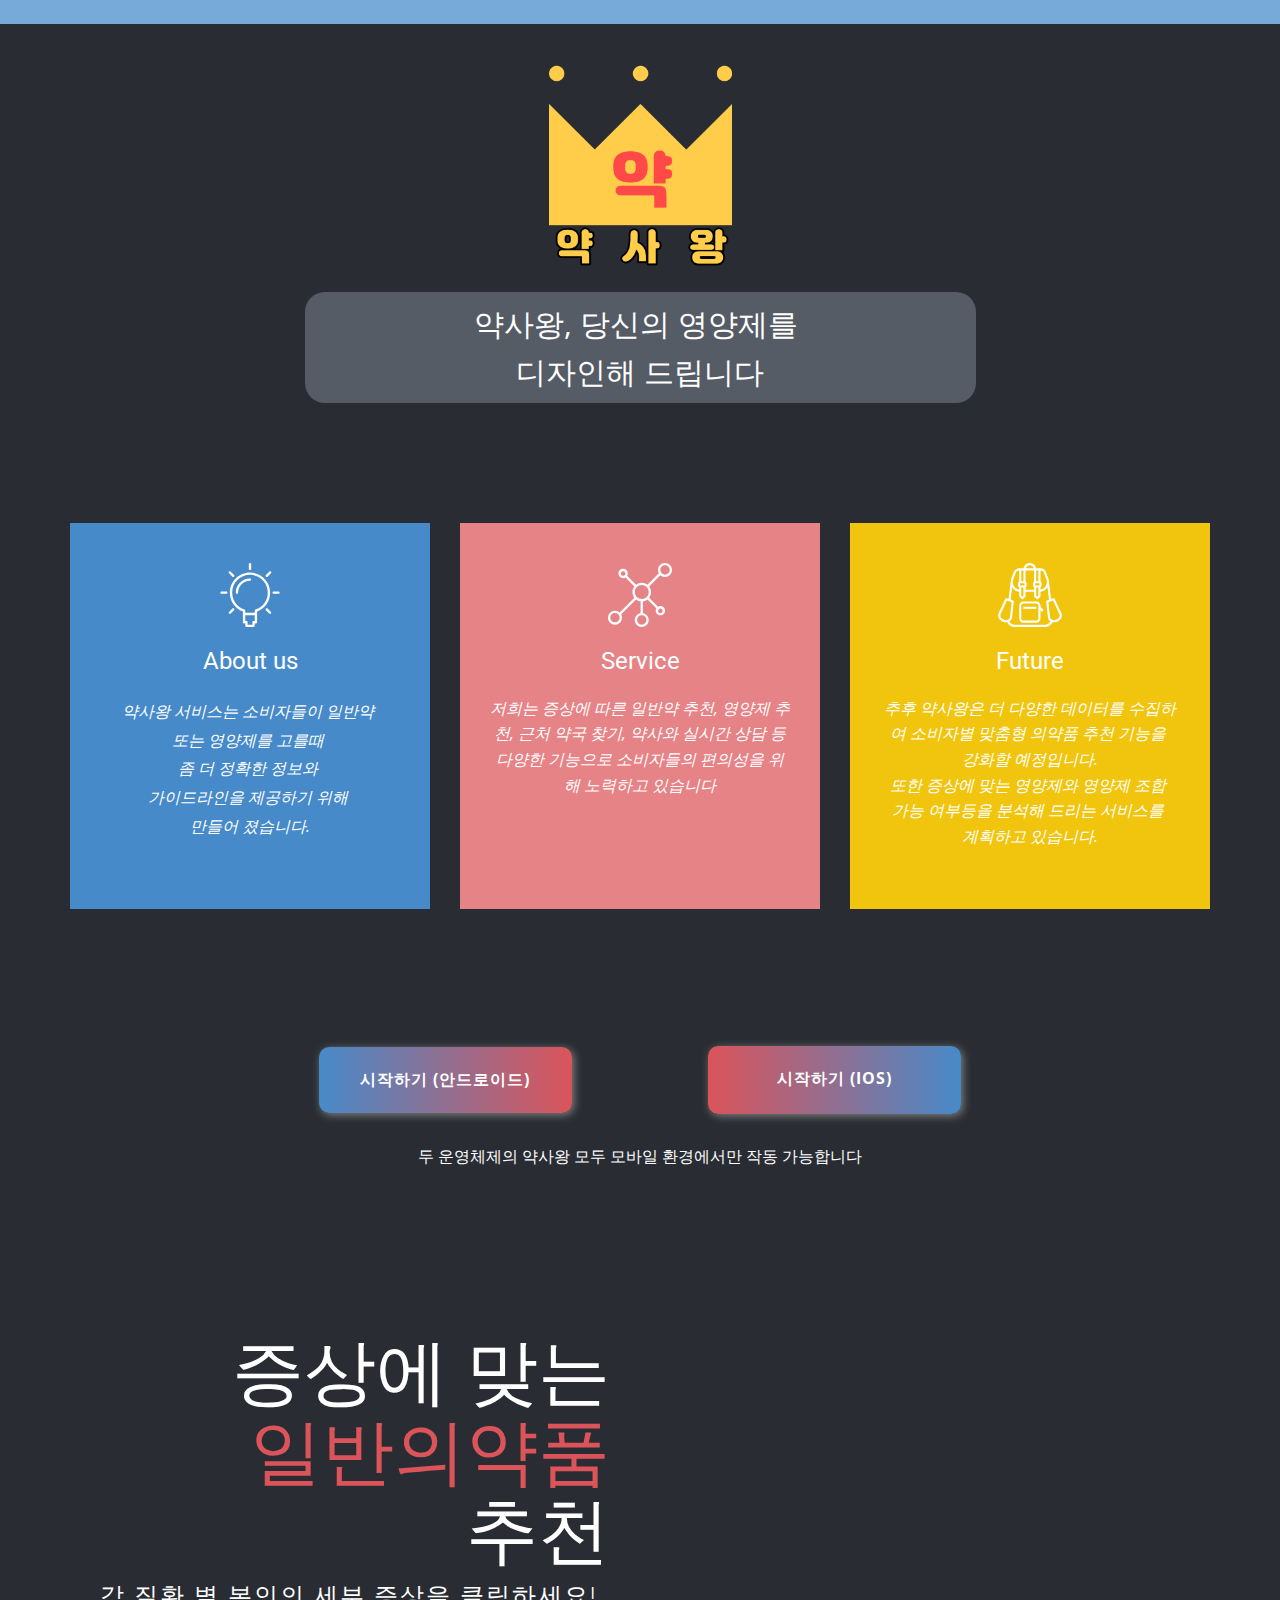
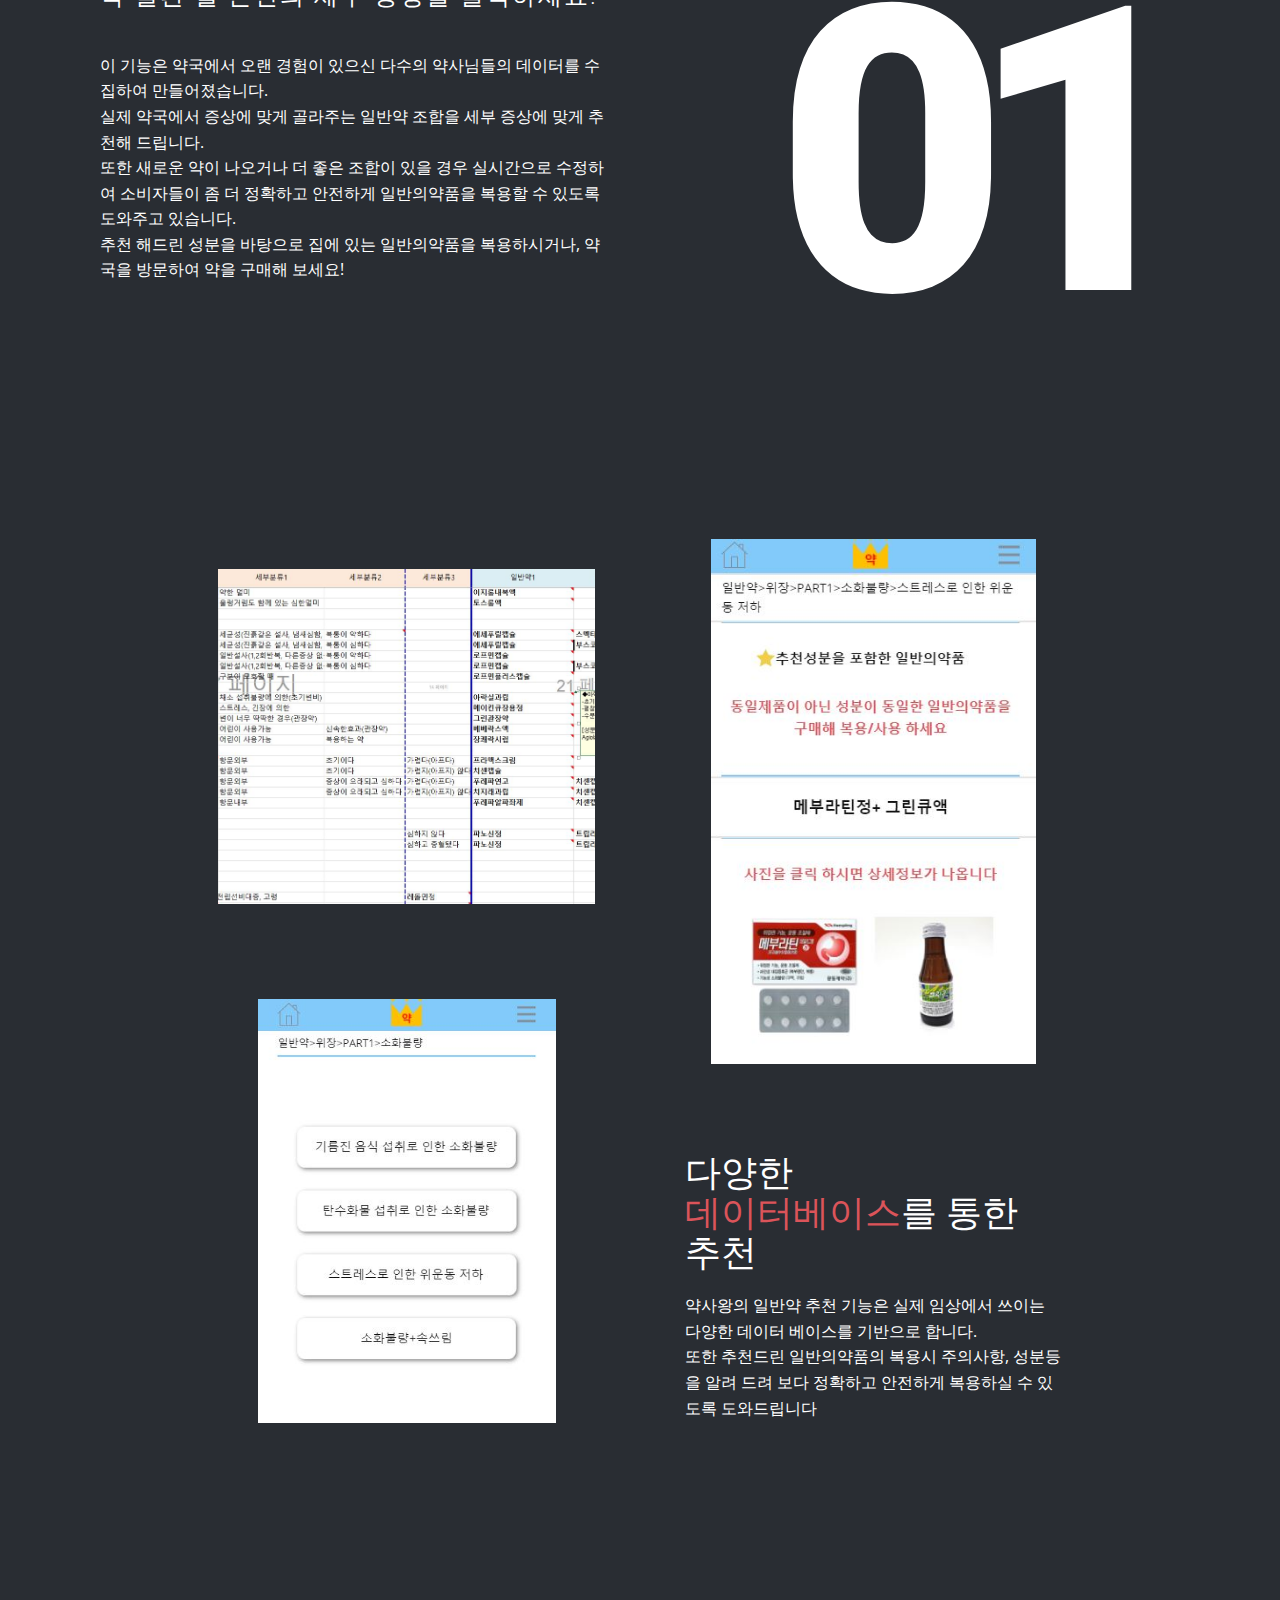
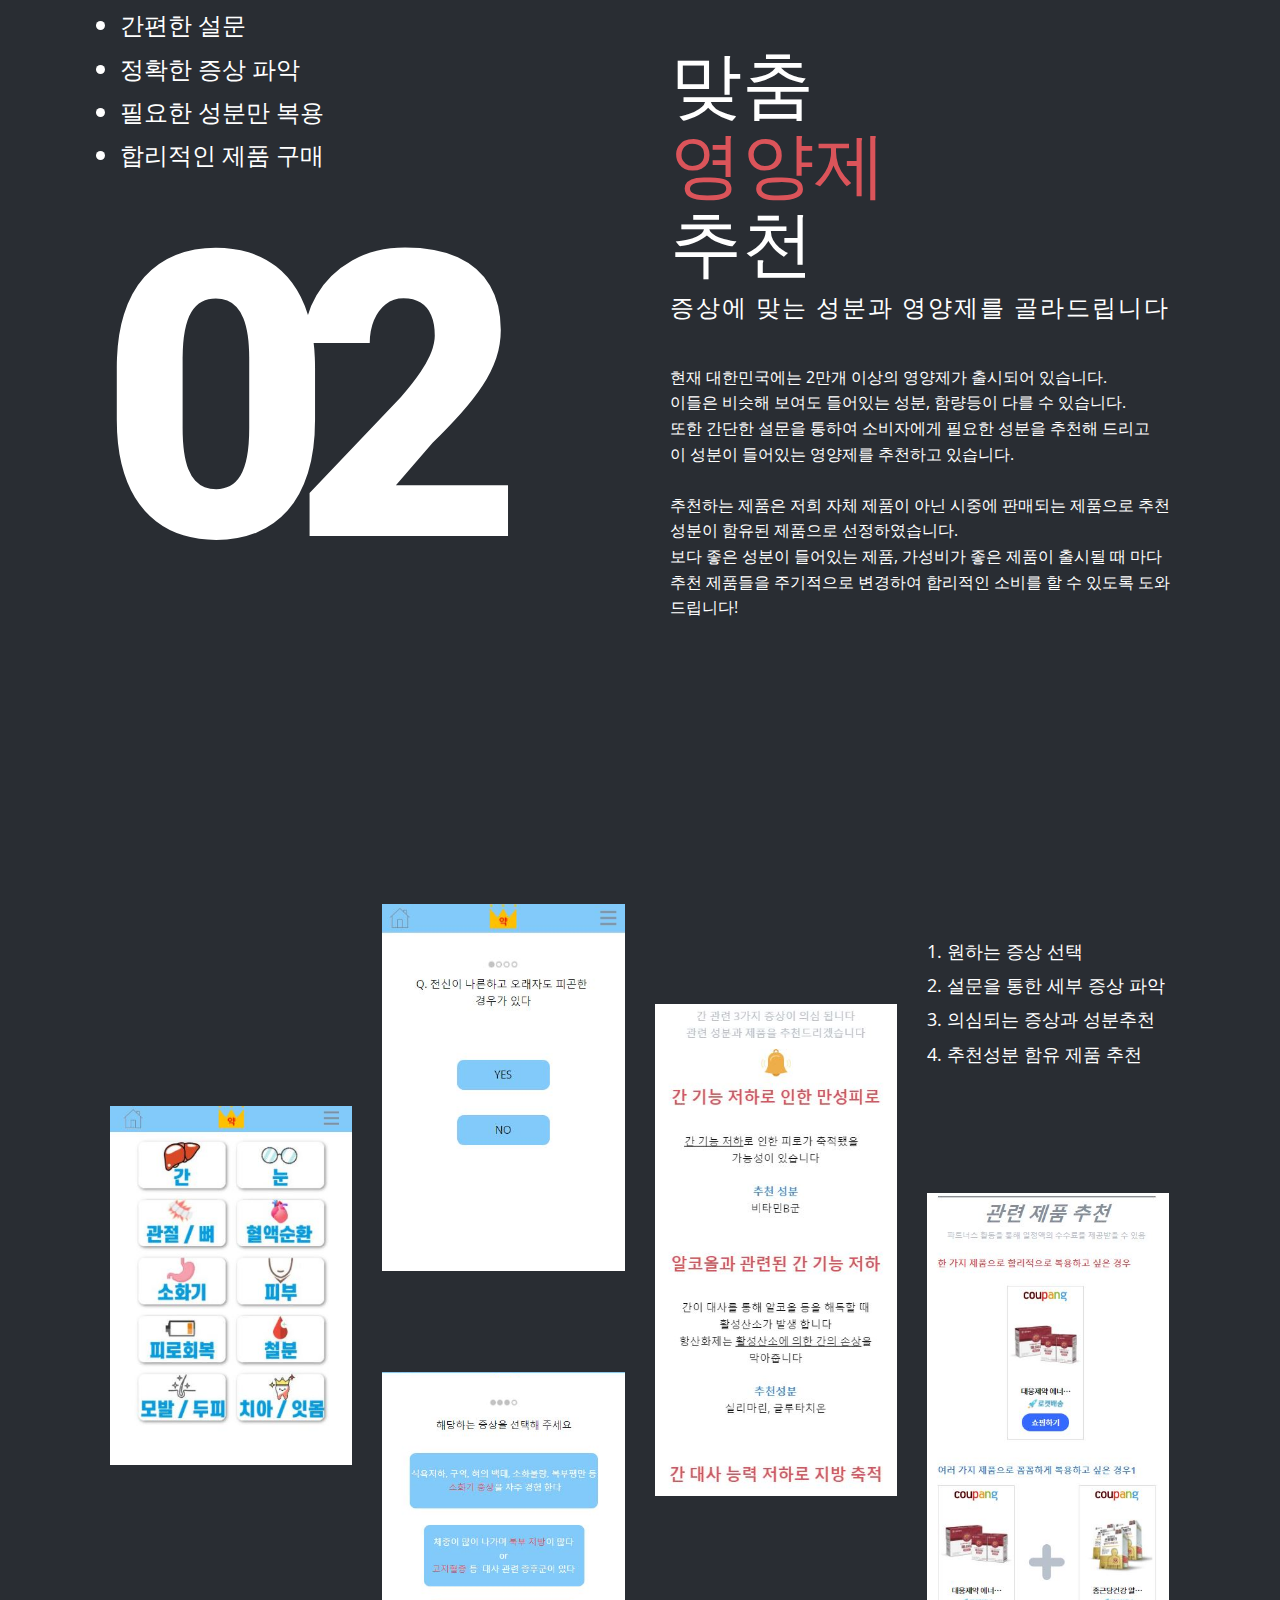
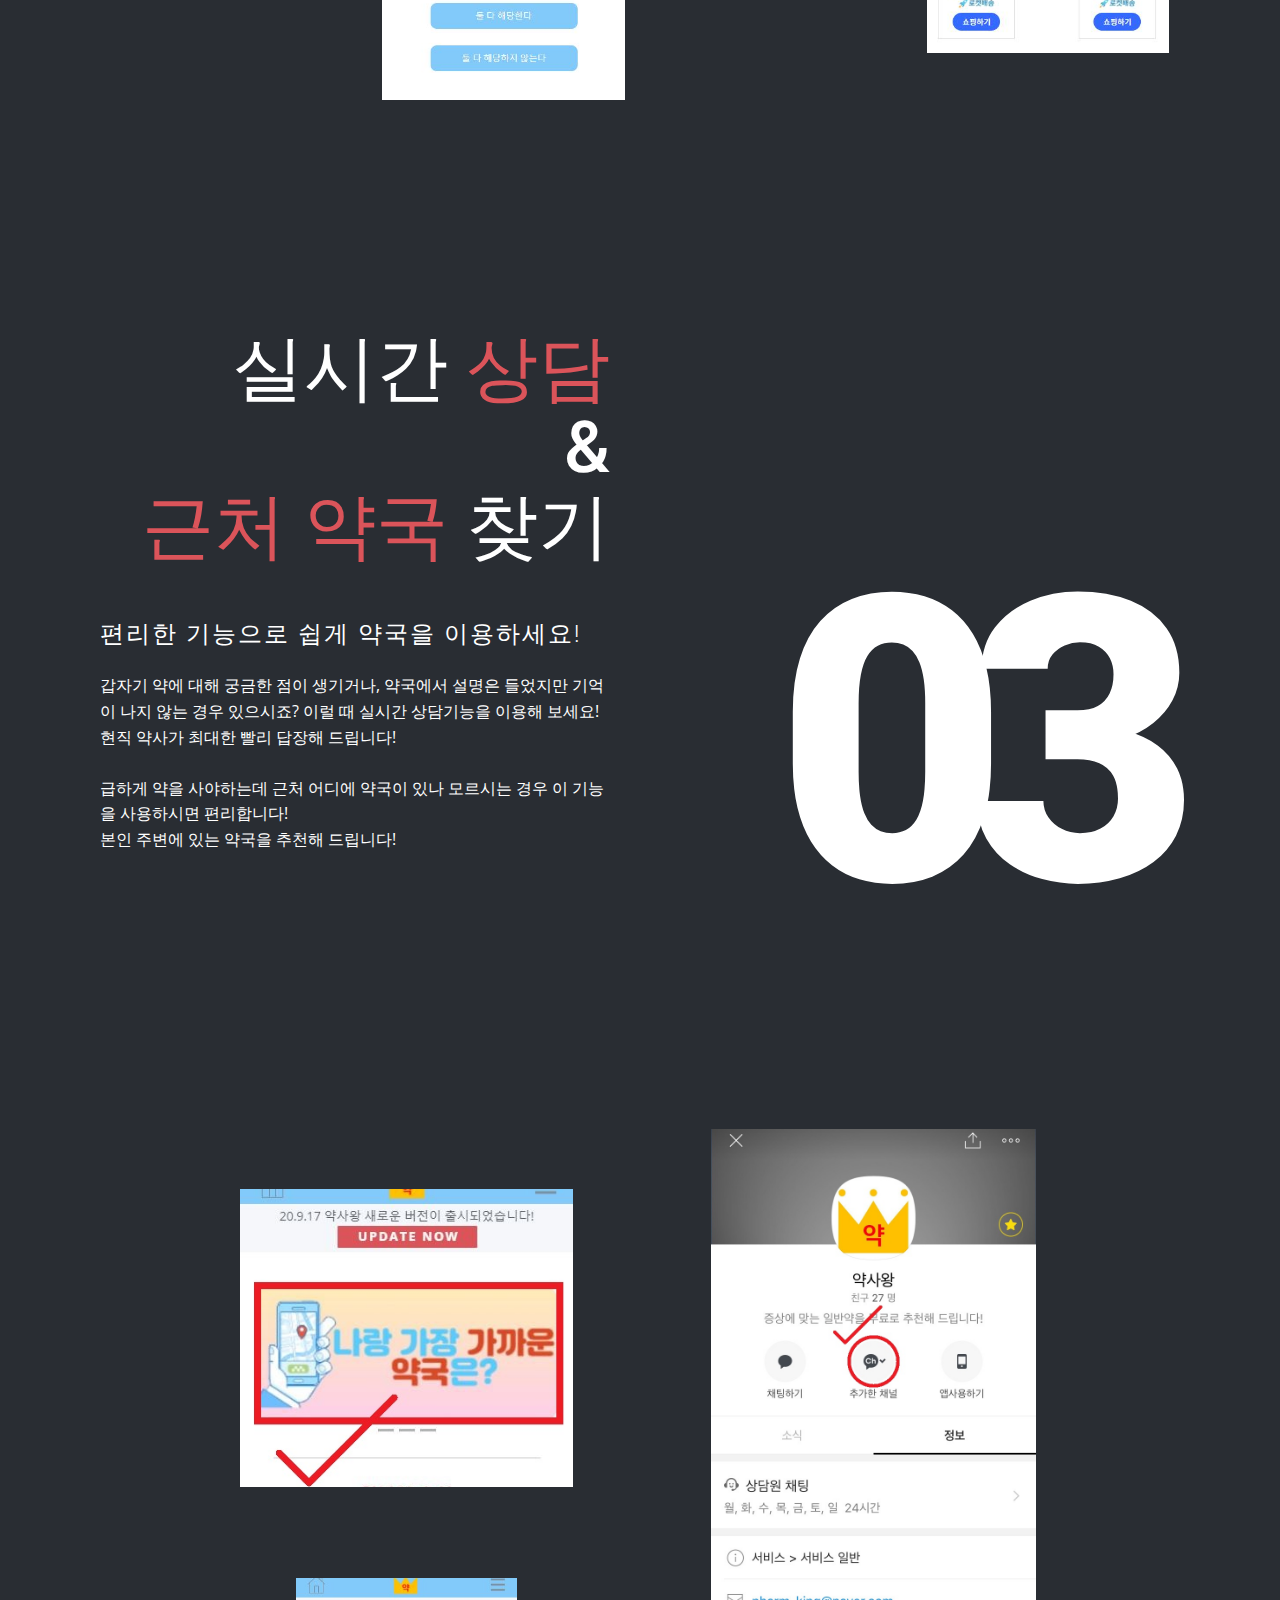
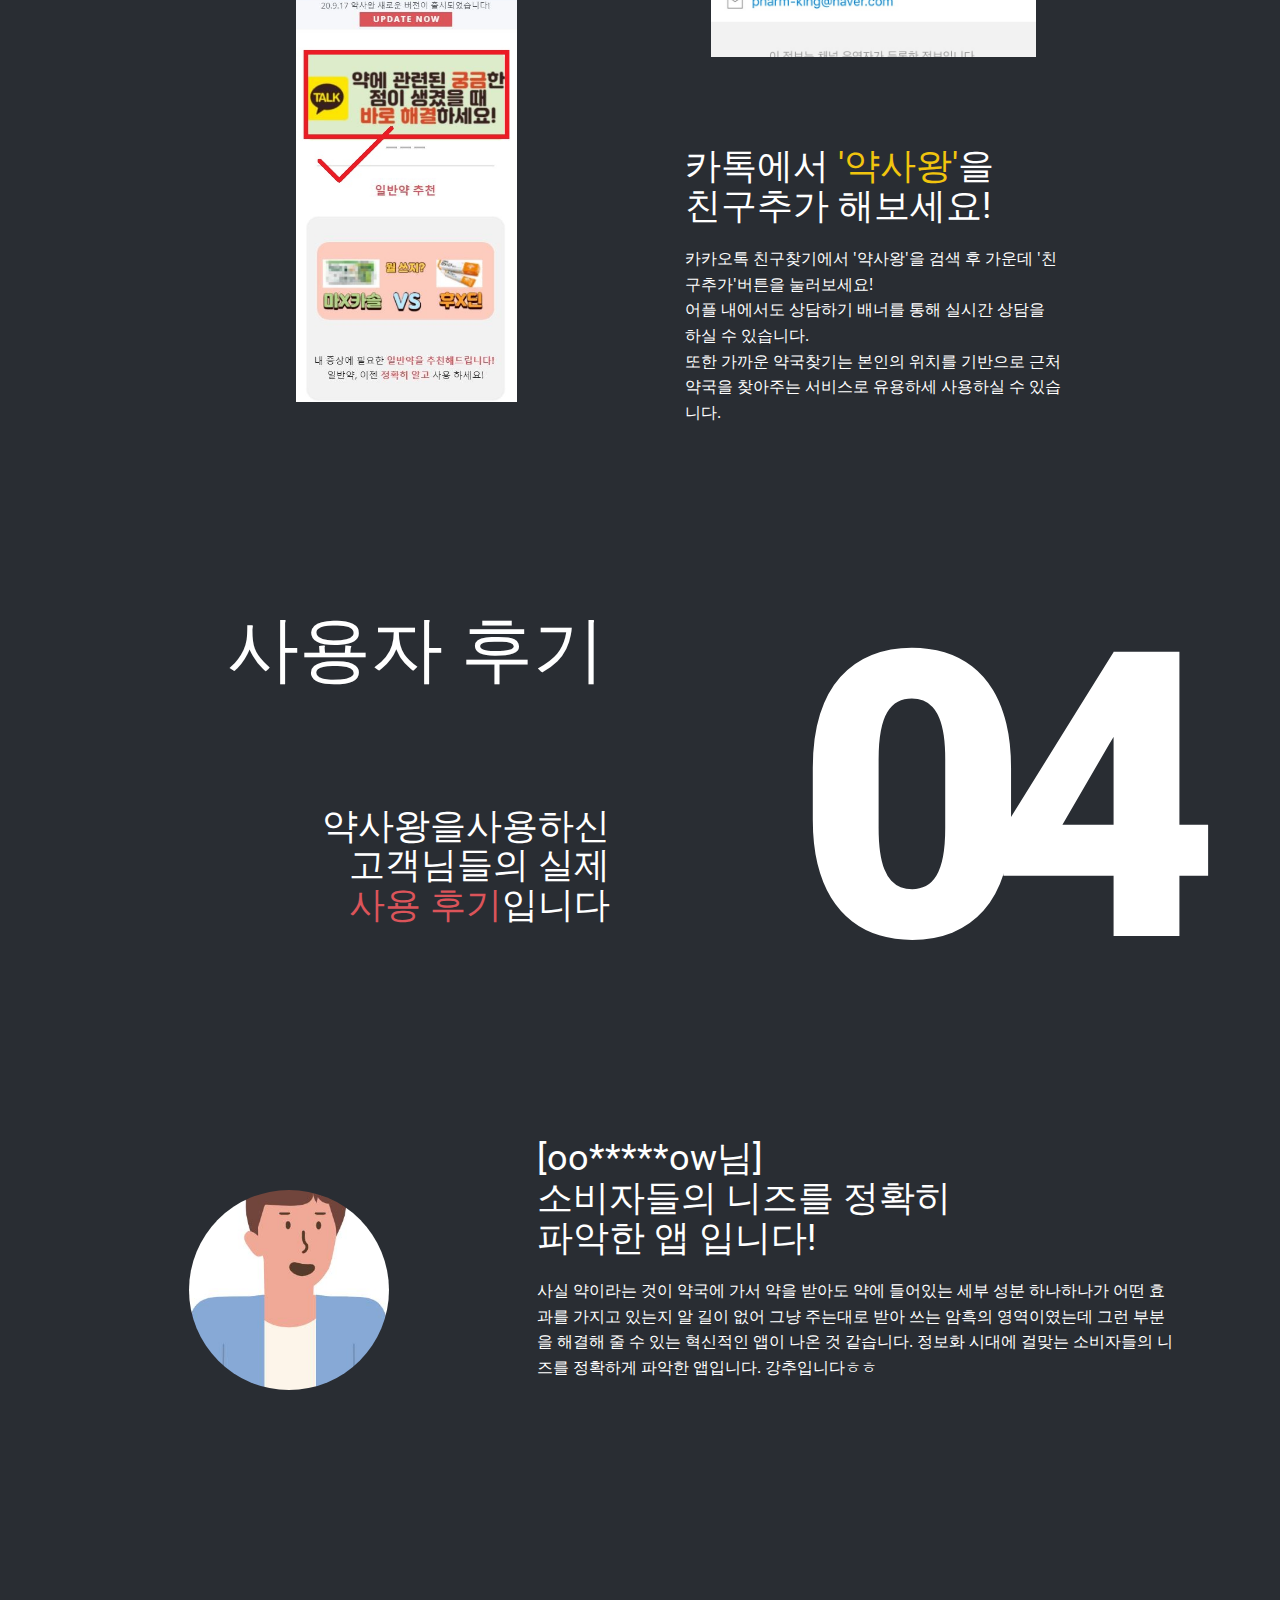
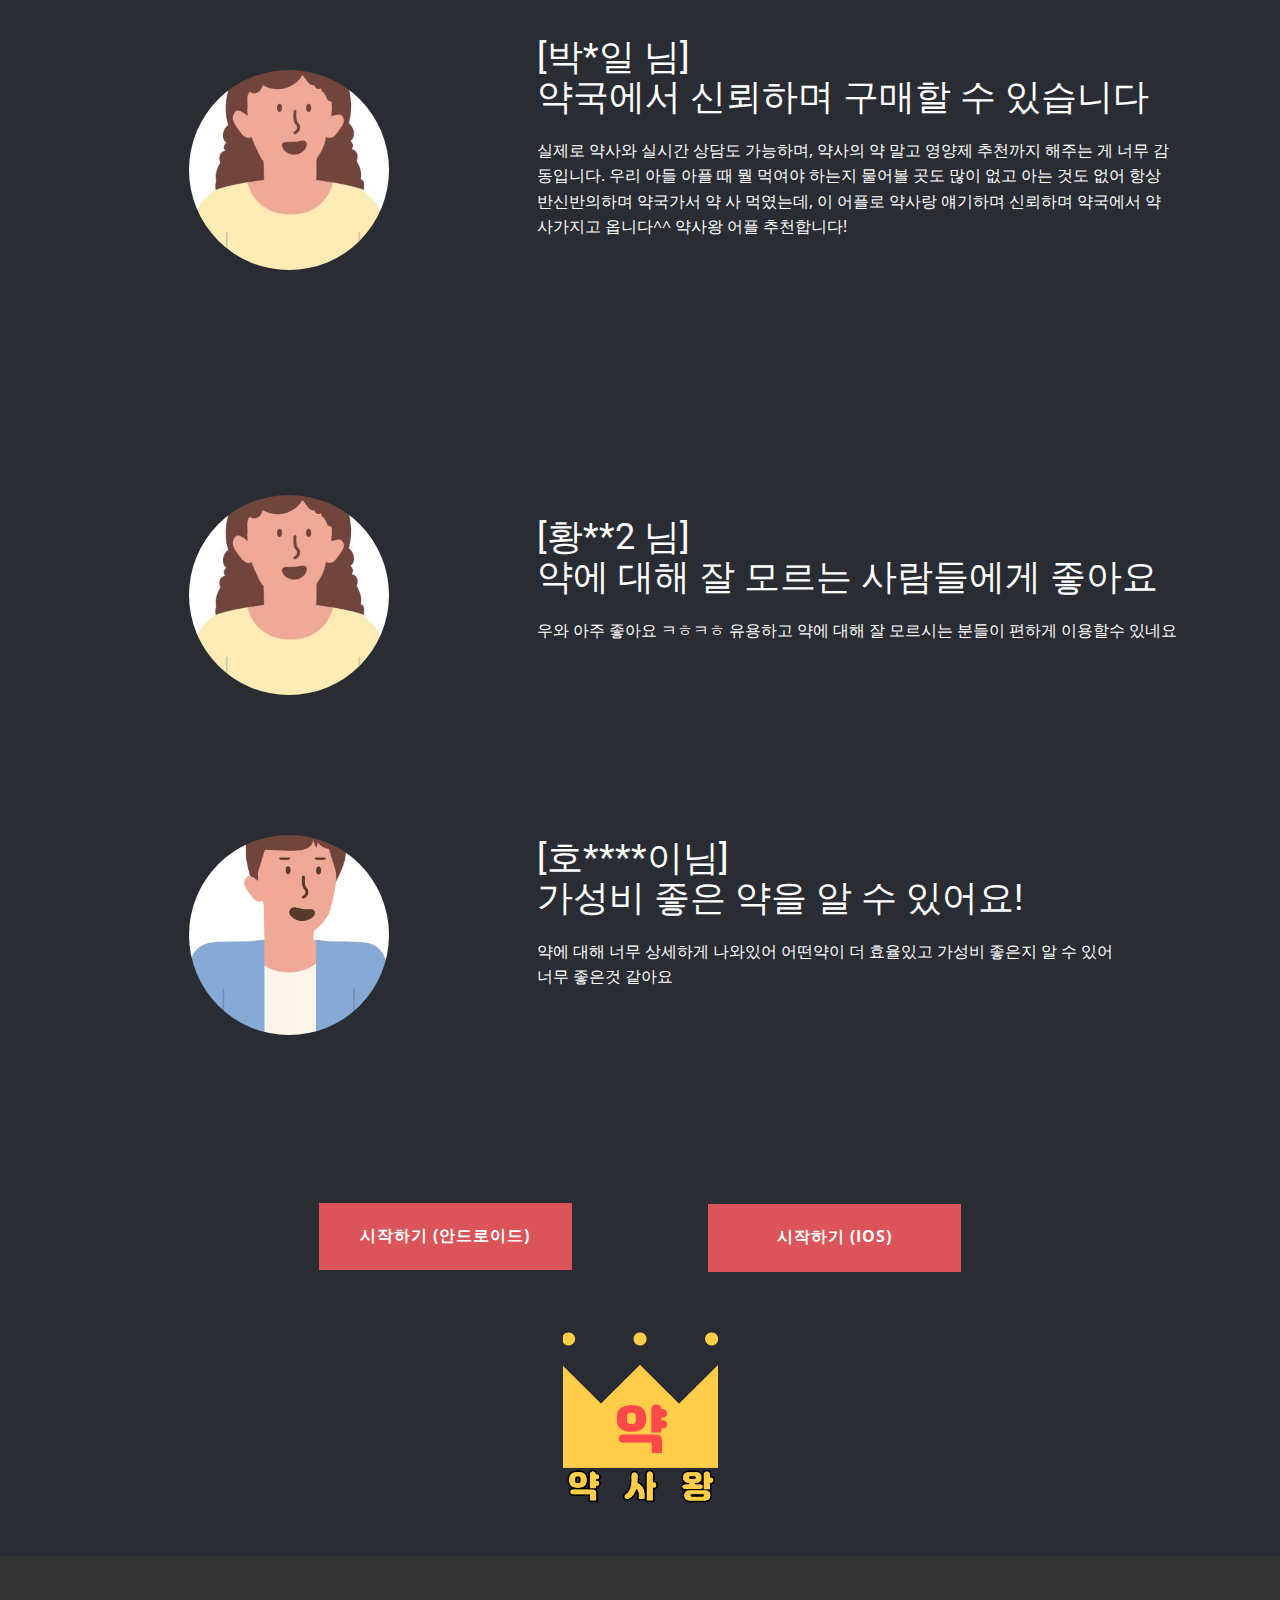
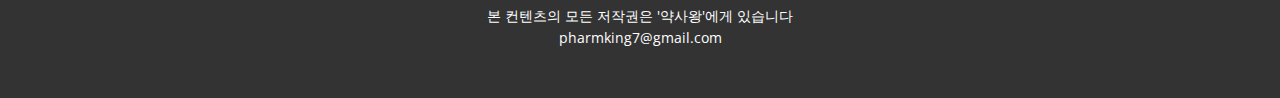
<file: 약사왕-일반약-영양제-무료추천.html>
<!DOCTYPE html>
<html style="font-size: 16px;">
  <head>
    <meta name="viewport" content="width=device-width, initial-scale=1.0">
    <meta charset="utf-8">
    <meta name="keywords" content="영양제추천 약사왕 우루사 실리마린 우루사 UDCA 유산균 추천 영양제 고르기 비타민 추천 비타민제 추천 비타민b 추천 비타민d 추천 루테인 효능 루테인 추천
비타민고르기 비타민 아로나민 ">
    <meta name="description" content="영양제추천 약사왕 우루사 실리마린 우루사 UDCA 유산균 추천 영양제 고르기 비타민 추천 비타민제 추천 비타민b 추천 비타민d 추천 루테인 효능 루테인 추천 비타민고르기 아로나민 비타민">
    <meta name="page_type" content="np-template-header-footer-from-plugin">
    <title>약사왕 영양제 추천</title>
    <link rel="stylesheet" href="nicepage.css" media="screen">
<link rel="stylesheet" href="약사왕-일반약-영양제-무료추천.css" media="screen">
    <script class="u-script" type="text/javascript" src="jquery.js" defer=""></script>
    <script class="u-script" type="text/javascript" src="nicepage.js" defer=""></script>
    <meta name="generator" content="Nicepage 2.24.4, nicepage.com">
    <link rel="icon" href="images/favicon.png">
    
    
    
    
    
    
    
    
    
    
    
    
    
    
    <link id="u-theme-google-font" rel="stylesheet" href="https://fonts.googleapis.com/css?family=Roboto:100,100i,300,300i,400,400i,500,500i,700,700i,900,900i|Open+Sans:300,300i,400,400i,600,600i,700,700i,800,800i">
    <script type="application/ld+json">{
		"@context": "http://schema.org",
		"@type": "Organization",
		"name": "약사왕 홈페이지",
		"url": "index.html"
}</script>
    <meta property="og:title" content="약사왕 영양제 추천">
    <meta property="og:type" content="website">
    <meta property="og:description" content="영양제추천 약사왕 우루사 실리마린 우루사 UDCA 유산균 추천 영양제 고르기 비타민 추천 비타민제 추천 비타민b 추천 비타민d 추천 루테인 효능 루테인 추천 비타민고르기 아로나민 비타민">
    <meta name="theme-color" content="#478ac9">
    <link rel="canonical" href="index.html">
    <meta property="og:url" content="index.html">
  </head>
  <body class="u-body"><header class="u-align-left u-clearfix u-header u-palette-1-light-1 u-header" id="sec-2cb8"><div class="u-clearfix u-sheet u-sheet-1"></div></header> 
    <section class="u-align-center u-clearfix u-palette-5-dark-3 u-section-1" id="sec-79db">
      <div class="u-clearfix u-sheet u-sheet-1">
        <img src="images/1_1.png" alt="" class="u-image u-image-default u-image-1" data-image-width="1200" data-image-height="1500">
        <div class="u-border-radius-20 u-expanded-width-sm u-expanded-width-xs u-palette-5-dark-2 u-shape u-shape-round u-shape-1"></div>
        <p class="u-align-center-xs u-text u-text-1">약사왕, 당신의 영양제를&nbsp;<br>디자인해 드립니다
        </p>
        <div class="u-clearfix u-expanded-width-xs u-gutter-30 u-layout-wrap u-layout-wrap-1">
          <div class="u-layout">
            <div class="u-layout-row">
              <div class="u-container-style u-layout-cell u-left-cell u-palette-1-base u-size-20 u-layout-cell-1">
                <div class="u-container-layout u-valign-top u-container-layout-1">
                  <span class="u-icon u-icon-circle u-icon-1">
                    <svg class="u-svg-link" preserveAspectRatio="xMidYMin slice" viewBox="0 0 54 54" style=""><use xmlns:xlink="http://www.w3.org/1999/xlink" xlink:href="#svg-f01c"></use></svg>
                    <svg xmlns="http://www.w3.org/2000/svg" xmlns:xlink="http://www.w3.org/1999/xlink" version="1.1" xml:space="preserve" class="u-svg-content" viewBox="0 0 54 54" x="0px" y="0px" id="svg-f01c" style="enable-background:new 0 0 54 54;"><g><path d="M27,8c-9.374,0-17,7.626-17,17c0,7.112,4.391,13.412,11,15.9V50c0,0.553,0.447,1,1,1h1v2c0,0.553,0.447,1,1,1h6
		c0.553,0,1-0.447,1-1v-2h1c0.553,0,1-0.447,1-1v-9.1c6.609-2.488,11-8.788,11-15.9C44,15.626,36.374,8,27,8z M30,49
		c-0.553,0-1,0.447-1,1v2h-4v-2c0-0.553-0.447-1-1-1h-1v-5h8v5H30z M31.688,39.242C31.277,39.377,31,39.761,31,40.192V42h-8v-1.808
		c0-0.432-0.277-0.815-0.688-0.95C16.145,37.214,12,31.49,12,25c0-8.271,6.729-15,15-15s15,6.729,15,15
		C42,31.49,37.855,37.214,31.688,39.242z"></path><path d="M27,6c0.553,0,1-0.447,1-1V1c0-0.553-0.447-1-1-1s-1,0.447-1,1v4C26,5.553,26.447,6,27,6z"></path><path d="M51,24h-4c-0.553,0-1,0.447-1,1s0.447,1,1,1h4c0.553,0,1-0.447,1-1S51.553,24,51,24z"></path><path d="M7,24H3c-0.553,0-1,0.447-1,1s0.447,1,1,1h4c0.553,0,1-0.447,1-1S7.553,24,7,24z"></path><path d="M43.264,7.322l-2.828,2.828c-0.391,0.391-0.391,1.023,0,1.414c0.195,0.195,0.451,0.293,0.707,0.293
		s0.512-0.098,0.707-0.293l2.828-2.828c0.391-0.391,0.391-1.023,0-1.414S43.654,6.932,43.264,7.322z"></path><path d="M12.15,38.436l-2.828,2.828c-0.391,0.391-0.391,1.023,0,1.414c0.195,0.195,0.451,0.293,0.707,0.293
		s0.512-0.098,0.707-0.293l2.828-2.828c0.391-0.391,0.391-1.023,0-1.414S12.541,38.045,12.15,38.436z"></path><path d="M41.85,38.436c-0.391-0.391-1.023-0.391-1.414,0s-0.391,1.023,0,1.414l2.828,2.828c0.195,0.195,0.451,0.293,0.707,0.293
		s0.512-0.098,0.707-0.293c0.391-0.391,0.391-1.023,0-1.414L41.85,38.436z"></path><path d="M12.15,11.564c0.195,0.195,0.451,0.293,0.707,0.293s0.512-0.098,0.707-0.293c0.391-0.391,0.391-1.023,0-1.414l-2.828-2.828
		c-0.391-0.391-1.023-0.391-1.414,0s-0.391,1.023,0,1.414L12.15,11.564z"></path><path d="M27,13c-6.617,0-12,5.383-12,12c0,0.553,0.447,1,1,1s1-0.447,1-1c0-5.514,4.486-10,10-10c0.553,0,1-0.447,1-1
		S27.553,13,27,13z"></path>
</g></svg>
                  </span>
                  <h4 class="u-align-center u-text u-text-2">About us</h4>
                  <p class="u-align-center u-text u-text-body-alt-color u-text-3">
                    <font style="font-size: 1rem;">약사왕 서비스는 소비자들이 일반약&nbsp;<br>또는 영양제를 고를때&nbsp;<br>좀 더 정확한 정보와&nbsp;<br>가이드라인을 제공하기 위해&nbsp;<br>만들어 졌습니다.
                    </font>
                    <br>
                    <br>
                  </p>
                </div>
              </div>
              <div class="u-container-style u-layout-cell u-palette-2-light-1 u-size-20 u-layout-cell-2">
                <div class="u-container-layout u-valign-top u-container-layout-2">
                  <span class="u-icon u-icon-circle u-icon-2">
                    <svg class="u-svg-link" preserveAspectRatio="xMidYMin slice" viewBox="0 0 55 55" style=""><use xmlns:xlink="http://www.w3.org/1999/xlink" xlink:href="#svg-0088"></use></svg>
                    <svg xmlns="http://www.w3.org/2000/svg" xmlns:xlink="http://www.w3.org/1999/xlink" version="1.1" xml:space="preserve" class="u-svg-content" viewBox="0 0 55 55" x="0px" y="0px" id="svg-0088" style="enable-background:new 0 0 55 55;"><path d="M49,0c-3.309,0-6,2.691-6,6c0,1.035,0.263,2.009,0.726,2.86l-9.829,9.829C32.542,17.634,30.846,17,29,17
	s-3.542,0.634-4.898,1.688l-7.669-7.669C16.785,10.424,17,9.74,17,9c0-2.206-1.794-4-4-4S9,6.794,9,9s1.794,4,4,4
	c0.74,0,1.424-0.215,2.019-0.567l7.669,7.669C21.634,21.458,21,23.154,21,25s0.634,3.542,1.688,4.897L10.024,42.562
	C8.958,41.595,7.549,41,6,41c-3.309,0-6,2.691-6,6s2.691,6,6,6s6-2.691,6-6c0-1.035-0.263-2.009-0.726-2.86l12.829-12.829
	c1.106,0.86,2.44,1.436,3.898,1.619v10.16c-2.833,0.478-5,2.942-5,5.91c0,3.309,2.691,6,6,6s6-2.691,6-6c0-2.967-2.167-5.431-5-5.91
	v-10.16c1.458-0.183,2.792-0.759,3.898-1.619l7.669,7.669C41.215,39.576,41,40.26,41,41c0,2.206,1.794,4,4,4s4-1.794,4-4
	s-1.794-4-4-4c-0.74,0-1.424,0.215-2.019,0.567l-7.669-7.669C36.366,28.542,37,26.846,37,25s-0.634-3.542-1.688-4.897l9.665-9.665
	C46.042,11.405,47.451,12,49,12c3.309,0,6-2.691,6-6S52.309,0,49,0z M11,9c0-1.103,0.897-2,2-2s2,0.897,2,2s-0.897,2-2,2
	S11,10.103,11,9z M6,51c-2.206,0-4-1.794-4-4s1.794-4,4-4s4,1.794,4,4S8.206,51,6,51z M33,49c0,2.206-1.794,4-4,4s-4-1.794-4-4
	s1.794-4,4-4S33,46.794,33,49z M29,31c-3.309,0-6-2.691-6-6s2.691-6,6-6s6,2.691,6,6S32.309,31,29,31z M47,41c0,1.103-0.897,2-2,2
	s-2-0.897-2-2s0.897-2,2-2S47,39.897,47,41z M49,10c-2.206,0-4-1.794-4-4s1.794-4,4-4s4,1.794,4,4S51.206,10,49,10z"></path></svg>
                  </span>
                  <h4 class="u-align-center u-text u-text-4">Service</h4>
                  <p class="u-align-center u-text u-text-body-alt-color u-text-5">저희는 증상에 따른 일반약 추천, 영양제 추천, 근처 약국 찾기, 약사와 실시간 상담 등 다양한 기능으로 소비자들의 편의성을 위해 노력하고 있습니다</p>
                </div>
              </div>
              <div class="u-container-style u-layout-cell u-palette-3-base u-right-cell u-size-20 u-layout-cell-3">
                <div class="u-container-layout u-valign-top u-container-layout-3">
                  <span class="u-icon u-icon-circle u-text-white u-icon-3">
                    <svg class="u-svg-link" preserveAspectRatio="xMidYMin slice" viewBox="0 0 354.053 354.053" style=""><use xmlns:xlink="http://www.w3.org/1999/xlink" xlink:href="#svg-b9b3"></use></svg>
                    <svg xmlns="http://www.w3.org/2000/svg" id="svg-b9b3" enable-background="new 0 0 354.053 354.053" viewBox="0 0 354.053 354.053" class="u-svg-content"><path d="m13.852 316.482 4.207 3.163c7.541 5.653 16.764 8.668 26.105 8.668 2.195 0 4.396-.201 6.585-.543 7.913 15.873 24.182 26.283 42.138 26.283h166.34c18.198 0 34.52-10.533 42.351-26.642.431.089.832.248 1.269.325 2.343.389 4.709.584 7.063.584 9.335 0 18.564-3.015 26.094-8.668l4.213-3.163c5.258-3.942 9.129-9.323 11.206-15.555 2.614-7.836 2.13-16.275-1.363-23.763l-36.88-79.036c-1.269-2.714-4.373-4.048-7.217-3.104l-12.321 4.107-11.418-93.635-.142.018c.035-6.644-1.157-13.336-3.617-19.738l-14.375-37.364c-4.349-11.312-15.419-18.912-27.539-18.912h-25.628c-2.82-16.72-17.359-29.507-34.873-29.507s-32.048 12.787-34.874 29.504h-25.628c-12.12 0-23.185 7.6-27.539 18.912l-14.369 37.365c-2.467 6.408-3.653 13.094-3.623 19.738l-.147-.018-11.341 93.01-10.439-3.482c-2.862-.944-5.942.389-7.217 3.104l-36.881 79.037c-3.493 7.488-3.977 15.926-1.363 23.763 2.089 6.231 5.966 11.607 11.223 15.549zm325.517-34.332c2.213 4.744 2.52 10.079.862 15.041-1.316 3.948-3.771 7.353-7.093 9.843l-4.213 3.163c-6.875 5.157-15.679 7.299-24.141 5.889-8.94-1.487-15.879-8.822-16.882-17.827l-9.087-81.745 25.893-8.627zm-86.289-229.502 14.369 37.364c5.122 13.312 3.228 28.183-5.063 39.79-6.491 9.093-16.422 15.177-27.321 17.059v-12.781c3.511-2.048 5.901-5.812 5.901-10.161v-11.802c0-4.349-2.39-8.114-5.901-10.161v-60.656h1.493c7.269 0 13.908 4.562 16.522 11.348zm-53.421 94.868h-47.207v-13.442c3.511-2.048 5.901-5.812 5.901-10.161v-11.802c0-4.349-2.39-8.114-5.901-10.161v-60.65h47.207v60.649c-3.511 2.048-5.901 5.812-5.901 10.161v11.802c0 4.349 2.39 8.114 5.901 10.161zm-76.711-23.598v-11.808h23.604v11.802zm17.702-23.609h-11.802v-59.009h11.802zm-11.801 35.405h11.802v44.764l-5.901 5.901-5.901-5.901zm76.711-11.796v-11.808h23.604v11.802zm17.703-23.609h-11.802v-59.009h11.802zm-11.802 35.405h11.802v44.764l-5.901 5.901-5.901-5.901zm-35.405-123.918c10.964 0 20.128 7.553 22.766 17.703h-45.532c2.638-10.15 11.802-17.703 22.766-17.703zm-91.393 78.21 14.369-37.364c2.614-6.786 9.253-11.347 16.522-11.347h1.493v60.649c-3.511 2.048-5.901 5.812-5.901 10.161v11.802c0 4.349 2.39 8.114 5.901 10.161v12.781c-10.899-1.882-20.83-7.966-27.321-17.065-8.291-11.589-10.185-26.466-5.063-39.778zm-6.338 43.773c.602.962 1.133 1.947 1.794 2.874 8.698 12.179 22.211 20.187 36.928 22.164v24.105c0 1.564.62 3.068 1.729 4.172l11.802 11.802c1.151 1.151 2.661 1.729 4.172 1.729s3.021-.578 4.172-1.729l11.802-11.802c1.109-1.109 1.729-2.608 1.729-4.172v-23.604h47.207v23.604c0 1.564.62 3.068 1.729 4.172l11.802 11.802c1.151 1.151 2.661 1.729 4.172 1.729s3.021-.578 4.172-1.729l11.802-11.802c1.109-1.109 1.729-2.608 1.729-4.172v-24.105c14.711-1.971 28.23-9.978 36.922-22.158.667-.932 1.198-1.918 1.8-2.88l8.438 69.164-11.66 3.889c-2.638.879-4.302 3.481-3.995 6.249l9.613 86.483c1.08 9.754 6.633 18.181 14.534 23.326-5.989 11.737-18.068 19.355-31.487 19.355h-166.342c-12.976 0-24.843-7.217-30.997-18.399 8.698-5.01 14.858-13.92 16.009-24.282l9.607-86.483c.307-2.767-1.357-5.37-3.995-6.249l-13.543-4.514zm-63.623 148.371 34.662-74.268 25.893 8.627-9.081 81.745c-1.003 9.005-7.943 16.34-16.877 17.827-8.491 1.404-17.278-.738-24.146-5.889l-4.207-3.163c-3.328-2.49-5.783-5.901-7.099-9.843-1.665-4.951-1.358-10.291.855-15.036z"></path><path d="m140.65 330.443h70.811c13.017 0 23.604-10.586 23.604-23.604v-47.207l7.081 9.441 9.441-7.081-16.522-22.028v-3.936c0-13.017-10.586-23.604-23.604-23.604h-70.811c-13.017 0-23.604 10.586-23.604 23.604v70.811c.001 13.018 10.587 23.604 23.604 23.604zm-11.801-94.414c0-6.509 5.293-11.802 11.802-11.802h70.811c6.509 0 11.802 5.293 11.802 11.802v70.811c0 6.509-5.293 11.802-11.802 11.802h-70.812c-6.509 0-11.802-5.293-11.802-11.802v-70.811z"></path><path d="m140.65 241.93h70.811v11.802h-70.811z"></path></svg>
                  </span>
                  <h4 class="u-align-center u-text u-text-body-alt-color u-text-6">Future</h4>
                  <p class="u-align-center u-text u-text-body-alt-color u-text-7">추후 약사왕은 더 다양한 데이터를 수집하여 소비자별 맞춤형 의약품 추천 기능을&nbsp;<br>강화할 예정입니다.<br>또한 증상에 맞는 영양제와 영양제 조합&nbsp;<br>가능 여부등을 분석해 드리는 서비스를&nbsp;<br>계획하고 있습니다.
                  </p>
                </div>
              </div>
            </div>
          </div>
        </div>
        <a href="https://play.google.com/store/apps/details?id=io.kodular.pharmking7.adpharmking" class="u-border-radius-10 u-btn u-btn-round u-button-style u-gradient u-hover-palette-1-dark-1 u-none u-btn-1">시작하기 (안드로이드)</a>
        <a href="https://pharmking.github.io/start/" class="u-border-radius-10 u-btn u-btn-round u-button-style u-gradient u-hover-palette-1-dark-1 u-none u-btn-2">시작하기 (IOS)</a>
        <p class="u-text u-text-default u-text-8">두 운영체제의 약사왕 모두 모바일 환경에서만 작동 가능합니다</p>
      </div>
    </section>
    <section class="u-clearfix u-color-scheme-u10 u-color-style-multicolor-1 u-palette-5-dark-3 u-section-2" id="carousel_9340">
      <div class="u-clearfix u-sheet u-valign-middle-lg u-valign-middle-xl u-sheet-1">
        <div class="u-clearfix u-expanded-width u-layout-wrap u-layout-wrap-1">
          <div class="u-layout">
            <div class="u-layout-row">
              <div class="u-align-left u-container-style u-layout-cell u-left-cell u-size-30 u-layout-cell-1">
                <div class="u-container-layout u-container-layout-1">
                  <h2 class="u-align-right u-text u-text-1">증상에 맞는<br>
                    <font class="u-text-palette-2-base">일반의약품</font>
                    <br>추천
                  </h2>
                  <h4 class="u-text u-text-2">각 질환 별 본인의 세부 증상을 클릭하세요!</h4>
                  <p class="u-text u-text-3">이 기능은 약국에서 오랜 경험이 있으신 다수의 약사님들의 데이터를 수집하여 만들어졌습니다.<br>실제 약국에서 증상에 맞게 골라주는 일반약 조합을 세부 증상에 맞게 추천해 드립니다.&nbsp;<br>또한 새로운 약이 나오거나 더 좋은 조합이 있을 경우 실시간으로 수정하여 소비자들이 좀 더 정확하고 안전하게 일반의약품을 복용할 수 있도록 도와주고 있습니다.<br>추천 해드린 성분을 바탕으로 집에 있는 일반의약품을 복용하시거나, 약국을 방문하여 약을 구매해 보세요!
                  </p>
                </div>
              </div>
              <div class="u-container-style u-layout-cell u-right-cell u-size-30 u-layout-cell-2">
                <div class="u-container-layout u-valign-bottom-lg u-valign-bottom-xl u-valign-top-sm u-valign-top-xs u-container-layout-2">
                  <h1 class="u-align-right u-text u-text-4">01</h1>
                </div>
              </div>
            </div>
          </div>
        </div>
      </div>
    </section>
    <section class="u-align-left u-clearfix u-palette-5-dark-3 u-section-3" id="carousel_7dd3">
      <div class="u-clearfix u-sheet u-valign-middle u-sheet-1">
        <div class="u-clearfix u-gutter-30 u-layout-wrap u-layout-wrap-1">
          <div class="u-layout">
            <div class="u-layout-row">
              <div class="u-size-30">
                <div class="u-layout-col">
                  <div class="u-align-right u-container-style u-layout-cell u-left-cell u-size-30 u-layout-cell-1">
                    <div class="u-container-layout u-valign-top u-container-layout-1">
                      <img class="u-expand-resize u-expanded-width u-image u-image-1" src="images/0ae5af47-2540-2110-5367-f9622f6894e5.JPG" data-image-width="1279" data-image-height="702">
                    </div>
                  </div>
                  <div class="u-container-style u-layout-cell u-left-cell u-size-30 u-layout-cell-2">
                    <div class="u-container-layout u-valign-top u-container-layout-2">
                      <img class="u-expand-resize u-image u-image-2" src="images/a1781ce3-d7fd-e71a-8a78-bbad30809ddf.JPG" data-image-width="394" data-image-height="558">
                    </div>
                  </div>
                </div>
              </div>
              <div class="u-size-30">
                <div class="u-layout-col">
                  <div class="u-container-style u-layout-cell u-right-cell u-size-30 u-layout-cell-3">
                    <div class="u-container-layout u-valign-middle u-container-layout-3">
                      <img class="u-expand-resize u-image u-image-3" src="images/cc49a407-557b-6c48-7347-6132e3261221.JPG" data-image-width="408" data-image-height="599">
                    </div>
                  </div>
                  <div class="u-container-style u-layout-cell u-right-cell u-size-30 u-layout-cell-4">
                    <div class="u-container-layout u-container-layout-4">
                      <h2 class="u-text u-text-default u-text-1">다양한<br>
                        <font class="u-text-palette-2-base">데이터베이스</font>를 통한 추천
                      </h2>
                      <p class="u-text u-text-default u-text-2">약사왕의 일반약 추천 기능은 실제 임상에서 쓰이는 다양한 데이터 베이스를 기반으로 합니다.<br>또한 추천드린 일반의약품의 복용시 주의사항, 성분등을 알려 드려 보다 정확하고 안전하게 복용하실 수 있도록 도와드립니다
                      </p>
                    </div>
                  </div>
                </div>
              </div>
            </div>
          </div>
        </div>
      </div>
    </section>
    <section class="u-clearfix u-color-scheme-u10 u-color-style-multicolor-1 u-palette-5-dark-3 u-section-4" id="carousel_cc2d">
      <div class="u-clearfix u-sheet u-valign-middle u-sheet-1">
        <div class="u-clearfix u-expanded-width u-layout-wrap u-layout-wrap-1">
          <div class="u-layout">
            <div class="u-layout-row">
              <div class="u-align-left u-container-style u-layout-cell u-left-cell u-size-30 u-layout-cell-1">
                <div class="u-container-layout u-valign-bottom-md u-valign-bottom-sm u-valign-bottom-xs u-valign-top-lg u-valign-top-xl u-container-layout-1">
                  <ul class="u-indent-0 u-spacing-5 u-text u-text-1">
                    <li>간편한 설문</li>
                    <li>정확한 증상 파악</li>
                    <li>필요한 성분만 복용<br>
                    </li>
                    <li>합리적인 제품 구매</li>
                  </ul>
                  <h1 class="u-text u-text-2">02</h1>
                </div>
              </div>
              <div class="u-align-left u-container-style u-layout-cell u-right-cell u-size-30 u-layout-cell-2">
                <div class="u-container-layout u-valign-middle u-container-layout-2">
                  <h2 class="u-text u-text-3">맞춤<br>
                    <font class="u-text-palette-2-base">영양제</font>
                    <br>추천
                  </h2>
                  <h4 class="u-text u-text-4">증상에 맞는 성분과 영양제를 골라드립니다</h4>
                  <p class="u-text u-text-5">현재 대한민국에는 2만개 이상의 영양제가 출시되어 있습니다.<br>이들은 비슷해 보여도 들어있는 성분, 함량등이 다를 수 있습니다.<br>또한 간단한 설문을 통하여 소비자에게 필요한 성분을 추천해 드리고<br>이 성분이 들어있는 영양제를 추천하고 있습니다.<br>
                    <br>추천하는 제품은 저희 자체 제품이 아닌 시중에 판매되는 제품으로 추천성분이 함유된 제품으로 선정하였습니다.<br>보다 좋은 성분이 들어있는 제품, 가성비가 좋은 제품이 출시될 때 마다 추천 제품들을 주기적으로 변경하여 합리적인 소비를 할 수 있도록 도와드립니다!
                  </p>
                </div>
              </div>
            </div>
          </div>
        </div>
      </div>
    </section>
    <section class="u-clearfix u-palette-5-dark-3 u-section-5" id="carousel_895f">
      <div class="u-clearfix u-sheet u-sheet-1">
        <div class="u-clearfix u-gutter-30 u-layout-wrap u-layout-wrap-1">
          <div class="u-gutter-0 u-layout">
            <div class="u-layout-row">
              <div class="u-size-15 u-size-30-md">
                <div class="u-layout-col">
                  <div class="u-container-style u-hidden-sm u-hidden-xs u-layout-cell u-left-cell u-size-20 u-layout-cell-1">
                    <div class="u-container-layout u-container-layout-1"></div>
                  </div>
                  <div class="u-container-style u-expand-resize u-layout-cell u-left-cell u-size-40 u-layout-cell-2">
                    <div class="u-container-layout">
                      <img class="u-expanded-width u-image u-image-1" src="images/9d376789-3164-0b3e-acdc-73c1adb503a5.JPG" data-image-width="395" data-image-height="566">
                    </div>
                  </div>
                </div>
              </div>
              <div class="u-size-15 u-size-30-md">
                <div class="u-layout-col">
                  <div class="u-container-style u-image u-layout-cell u-size-40 u-image-2" data-image-width="396" data-image-height="551">
                    <div class="u-container-layout"></div>
                  </div>
                  <div class="u-container-style u-layout-cell u-size-20 u-layout-cell-4">
                    <div class="u-container-layout">
                      <img class="u-expanded-width u-image u-image-3" src="images/GRR.JPG" data-image-width="395" data-image-height="612">
                    </div>
                  </div>
                </div>
              </div>
              <div class="u-size-15 u-size-30-md">
                <div class="u-layout-col">
                  <div class="u-container-style u-layout-cell u-size-20 u-layout-cell-5">
                    <div class="u-container-layout u-valign-middle-md">
                      <img class="u-absolute-hcenter-sm u-absolute-hcenter-xs u-expand-resize u-expanded-height-sm u-expanded-height-xs u-expanded-width-xl u-image u-image-4" src="images/HWH.JPG" data-image-width="401" data-image-height="699">
                    </div>
                  </div>
                  <div class="u-container-style u-layout-cell u-size-40 u-layout-cell-6">
                    <div class="u-container-layout"></div>
                  </div>
                </div>
              </div>
              <div class="u-size-15 u-size-30-md">
                <div class="u-layout-col">
                  <div class="u-container-style u-layout-cell u-right-cell u-size-40 u-layout-cell-7">
                    <div class="u-container-layout u-valign-top-xl u-valign-top-xs u-container-layout-7">
                      <ol class="u-text u-text-1">
                        <li style="">원하는 증상 선택</li>
                        <li style="">설문을 통한 세부 증상 파악<br>
                        </li>
                        <li style="">의심되는 증상과 성분추천</li>
                        <li style="">추천성분 함유 제품 추천</li>
                      </ol>
                    </div>
                  </div>
                  <div class="u-container-style u-layout-cell u-right-cell u-size-20 u-layout-cell-8">
                    <div class="u-container-layout">
                      <img class="u-expanded-width-lg u-expanded-width-md u-expanded-width-xl u-image u-image-5" src="images/HTTT.JPG" data-image-width="378" data-image-height="724">
                    </div>
                  </div>
                </div>
              </div>
            </div>
          </div>
        </div>
      </div>
    </section>
    <section class="u-clearfix u-color-scheme-u10 u-color-style-multicolor-1 u-palette-5-dark-3 u-section-6" id="carousel_470b">
      <div class="u-clearfix u-sheet u-valign-middle-lg u-valign-middle-xl u-sheet-1">
        <div class="u-clearfix u-expanded-width u-layout-wrap u-layout-wrap-1">
          <div class="u-layout">
            <div class="u-layout-row">
              <div class="u-align-left u-container-style u-layout-cell u-left-cell u-size-30 u-layout-cell-1">
                <div class="u-container-layout u-valign-top-md u-valign-top-sm u-valign-top-xs u-container-layout-1">
                  <h2 class="u-align-right u-text u-text-1">실시간 <font class="u-text-palette-2-base">상담</font>
                    <br>&amp;<br>
                    <font class="u-text-palette-2-base">근처 약국</font> 찾기
                  </h2>
                  <h4 class="u-text u-text-2">편리한 기능으로 쉽게 약국을 이용하세요!</h4>
                  <p class="u-text u-text-3">갑자기 약에 대해 궁금한 점이 생기거나, 약국에서 설명은 들었지만 기억이 나지 않는 경우 있으시죠? 이럴 때 실시간 상담기능을 이용해 보세요!<br>현직 약사가 최대한 빨리 답장해 드립니다!<br>
                    <br>급하게 약을 사야하는데 근처 어디에 약국이 있나 모르시는 경우 이 기능을 사용하시면 편리합니다!<br>본인 주변에 있는 약국을 추천해 드립니다!
                  </p>
                </div>
              </div>
              <div class="u-container-style u-layout-cell u-right-cell u-size-30 u-layout-cell-2">
                <div class="u-container-layout u-valign-bottom u-container-layout-2">
                  <h1 class="u-align-right u-text u-text-4">03</h1>
                </div>
              </div>
            </div>
          </div>
        </div>
      </div>
    </section>
    <section class="u-align-left u-clearfix u-palette-5-dark-3 u-section-7" id="carousel_5cd6">
      <div class="u-clearfix u-sheet u-valign-middle u-sheet-1">
        <div class="u-clearfix u-gutter-30 u-layout-wrap u-layout-wrap-1">
          <div class="u-layout">
            <div class="u-layout-row">
              <div class="u-size-30">
                <div class="u-layout-col">
                  <div class="u-align-right u-container-style u-layout-cell u-left-cell u-size-30 u-layout-cell-1">
                    <div class="u-container-layout u-valign-middle u-container-layout-1">
                      <img class="u-expand-resize u-image u-image-1" src="images/ggwg.JPG" data-image-width="379" data-image-height="708">
                    </div>
                  </div>
                  <div class="u-container-style u-layout-cell u-left-cell u-size-30 u-layout-cell-2">
                    <div class="u-container-layout u-valign-top u-container-layout-2">
                      <img class="u-expand-resize u-image u-image-2" src="images/ggw.JPG" data-image-width="379" data-image-height="745">
                    </div>
                  </div>
                </div>
              </div>
              <div class="u-size-30">
                <div class="u-layout-col">
                  <div class="u-container-style u-layout-cell u-right-cell u-size-30 u-layout-cell-3">
                    <div class="u-container-layout u-valign-middle u-container-layout-3">
                      <img class="u-expand-resize u-image u-image-3" src="images/ffes.jpg" data-image-width="750" data-image-height="1334">
                    </div>
                  </div>
                  <div class="u-container-style u-layout-cell u-right-cell u-size-30 u-layout-cell-4">
                    <div class="u-container-layout u-container-layout-4">
                      <h2 class="u-text u-text-default u-text-1">카톡에서<font class="u-text-palette-3-base"> '약사왕'</font>을&nbsp;<br>친구추가 해보세요!
                      </h2>
                      <p class="u-text u-text-default u-text-2">카카오톡 친구찾기에서 '약사왕'을 검색 후 가운데 '친구추가'버튼을 눌러보세요!<br>어플 내에서도 상담하기 배너를 통해 실시간 상담을 하실 수 있습니다.<br>또한 가까운 약국찾기는 본인의 위치를 기반으로 근처 약국을 찾아주는 서비스로 유용하세 사용하실 수 있습니다.
                      </p>
                    </div>
                  </div>
                </div>
              </div>
            </div>
          </div>
        </div>
      </div>
    </section>
    <section class="u-clearfix u-color-scheme-u10 u-color-style-multicolor-1 u-palette-5-dark-3 u-section-8" id="carousel_5455">
      <div class="u-clearfix u-sheet u-sheet-1">
        <div class="u-clearfix u-expanded-width u-layout-wrap u-layout-wrap-1">
          <div class="u-layout">
            <div class="u-layout-row">
              <div class="u-align-left u-container-style u-layout-cell u-left-cell u-size-30 u-layout-cell-1">
                <div class="u-container-layout u-valign-top u-container-layout-1">
                  <h2 class="u-align-right u-text u-text-1">사용자 후기</h2>
                  <h2 class="u-align-right u-subtitle u-text u-text-2">약사왕을사용하신<br>고객님들의 실제<br>
                    <font class="u-text-palette-2-base">사용 후기</font>입니다
                  </h2>
                </div>
              </div>
              <div class="u-container-style u-layout-cell u-right-cell u-size-30 u-layout-cell-2">
                <div class="u-container-layout u-container-layout-2">
                  <h1 class="u-align-right u-text u-text-3">04</h1>
                </div>
              </div>
            </div>
          </div>
        </div>
      </div>
    </section>
    <section class="u-clearfix u-palette-5-dark-3 u-section-9" id="sec-e9ed">
      <div class="u-clearfix u-sheet u-sheet-1">
        <div class="u-clearfix u-expanded-width u-gutter-0 u-layout-wrap u-layout-wrap-1">
          <div class="u-layout">
            <div class="u-layout-row">
              <div class="u-container-style u-layout-cell u-left-cell u-size-23 u-layout-cell-1">
                <div class="u-container-layout u-valign-middle u-container-layout-1">
                  <div alt="" class="u-image u-image-circle u-image-1" src="" data-image-width="325" data-image-height="421"></div>
                </div>
              </div>
              <div class="u-align-left u-container-style u-layout-cell u-right-cell u-size-37 u-layout-cell-2">
                <div class="u-container-layout u-container-layout-2">
                  <h2 class="u-text u-text-1">[oo*****ow님]<br>소비자들의 니즈를 정확히&nbsp;<br>파악한 앱 입니다!
                  </h2>
                  <p class="u-text u-text-2">사실 약이라는 것이 약국에 가서 약을 받아도 약에 들어있는 세부 성분 하나하나가 어떤 효과를 가지고 있는지 알 길이 없어 그냥 주는대로 받아 쓰는 암흑의 영역이였는데 그런 부분을 해결해 줄 수 있는 혁신적인 앱이 나온 것 같습니다. 정보화 시대에 걸맞는 소비자들의 니즈를 정확하게 파악한 앱입니다. 강추입니다ㅎㅎ</p>
                </div>
              </div>
            </div>
          </div>
        </div>
      </div>
    </section>
    <section class="u-clearfix u-palette-5-dark-3 u-section-10" id="carousel_faba">
      <div class="u-clearfix u-sheet u-sheet-1">
        <div class="u-clearfix u-expanded-width u-gutter-0 u-layout-wrap u-layout-wrap-1">
          <div class="u-layout">
            <div class="u-layout-row">
              <div class="u-container-style u-layout-cell u-left-cell u-size-23 u-layout-cell-1">
                <div class="u-container-layout u-valign-middle u-container-layout-1">
                  <div alt="" class="u-image u-image-circle u-image-1" src="" data-image-width="300" data-image-height="425"></div>
                </div>
              </div>
              <div class="u-align-left u-container-style u-layout-cell u-right-cell u-size-37 u-layout-cell-2">
                <div class="u-container-layout u-container-layout-2">
                  <h2 class="u-text u-text-1">[박*일 님]<br>약국에서 신뢰하며 구매할 수 있습니다
                  </h2>
                  <p class="u-text u-text-2">실제로 약사와 실시간 상담도 가능하며, 약사의 약 말고 영양제 추천까지 해주는 게 너무 감동입니다. 우리 아들 아플 때 뭘 먹여야 하는지 물어볼 곳도 많이 없고 아는 것도 없어 항상 반신반의하며 약국가서 약 사 먹였는데, 이 어플로 약사랑 얘기하며 신뢰하며 약국에서 약 사가지고 옵니다^^ 약사왕 어플 추천합니다!</p>
                </div>
              </div>
            </div>
          </div>
        </div>
      </div>
    </section>
    <section class="u-clearfix u-palette-5-dark-3 u-section-11" id="carousel_f86b">
      <div class="u-clearfix u-sheet u-sheet-1">
        <div class="u-clearfix u-expanded-width u-gutter-0 u-layout-wrap u-layout-wrap-1">
          <div class="u-layout">
            <div class="u-layout-row">
              <div class="u-container-style u-layout-cell u-left-cell u-size-23 u-layout-cell-1">
                <div class="u-container-layout u-valign-middle u-container-layout-1">
                  <div alt="" class="u-image u-image-circle u-image-1" src="" data-image-width="300" data-image-height="425"></div>
                </div>
              </div>
              <div class="u-align-left u-container-style u-layout-cell u-right-cell u-size-37 u-layout-cell-2">
                <div class="u-container-layout u-container-layout-2">
                  <h2 class="u-text u-text-1">[황**2 님]<br>약에 대해 잘 모르는 사람들에게 좋아요
                  </h2>
                  <p class="u-text u-text-2">우와 아주 좋아요 ㅋㅎㅋㅎ 유용하고 약에 대해 잘 모르시는 분들이 편하게 이용할수 있네요</p>
                </div>
              </div>
            </div>
          </div>
        </div>
      </div>
    </section>
    <section class="u-clearfix u-palette-5-dark-3 u-section-12" id="carousel_f15e">
      <div class="u-clearfix u-sheet u-sheet-1">
        <div class="u-clearfix u-expanded-width u-gutter-0 u-layout-wrap u-layout-wrap-1">
          <div class="u-layout">
            <div class="u-layout-row">
              <div class="u-container-style u-layout-cell u-left-cell u-size-23 u-layout-cell-1">
                <div class="u-container-layout u-valign-middle u-container-layout-1">
                  <div alt="" class="u-image u-image-circle u-image-1" src="" data-image-width="325" data-image-height="421"></div>
                </div>
              </div>
              <div class="u-align-left u-container-style u-layout-cell u-right-cell u-size-37 u-layout-cell-2">
                <div class="u-container-layout u-container-layout-2">
                  <h2 class="u-text u-text-1">[호****이님]<br>가성비 좋은 약을 알 수 있어요!
                  </h2>
                  <p class="u-text u-text-2">약에 대해 너무 상세하게 나와있어 어떤약이 더 효율있고 가성비 좋은지 알 수 있어<br>너무 좋은것 같아요
                  </p>
                </div>
              </div>
            </div>
          </div>
        </div>
      </div>
    </section>
    <section class="u-align-left u-clearfix u-palette-5-dark-3 u-section-13" id="carousel_bd8c">
      <div class="u-clearfix u-sheet u-sheet-1">
        <a href="https://play.google.com/store/apps/details?id=io.kodular.pharmking7.adpharmking" class="u-border-0 u-btn u-button-style u-hover-palette-1-dark-1 u-palette-2-base u-btn-1">시작하기 (안드로이드)</a>
        <a href="https://pharmking.github.io/start/" class="u-border-0 u-btn u-button-style u-hover-palette-1-dark-1 u-palette-2-base u-btn-2">시작하기 (IOS)</a>
        <img src="images/favicon.png" alt="" class="u-image u-image-default u-image-1" data-image-width="1200" data-image-height="1500">
      </div>
    </section>
    
    
    <footer class="u-align-center u-clearfix u-footer u-grey-80 u-footer" id="sec-a41d"><div class="u-clearfix u-sheet u-sheet-1">
        <p class="u-small-text u-text u-text-variant u-text-1">본 컨텐츠의 모든 저작권은 '약사왕'에게 있습니다<br>pharmking7@gmail.com
        </p>
      </div></footer>
  </body>
</html>
</file>
<file: 약사왕-일반약-영양제-무료추천.css>
.u-section-1 {background-image: none}
.u-section-1 .u-sheet-1 {min-height: 1177px}
.u-section-1 .u-image-1 {width: 183px; height: 228px; margin: 19px auto 0}
.u-section-1 .u-shape-1 {width: 671px; height: 111px; background-image: none; margin: 21px auto 0}
.u-section-1 .u-text-1 {font-size: 1.875rem; width: 642px; margin: -103px auto 0}
.u-section-1 .u-layout-wrap-1 {width: 1140px; margin: 127px auto 0 0}
.u-section-1 .u-layout-cell-1 {min-height: 362px; background-image: none}
.u-section-1 .u-container-layout-1 {padding: 40px 30px}
.u-section-1 .u-icon-1 {height: 64px; width: 64px; margin: 0 auto}
.u-section-1 .u-text-2 {font-weight: 400; font-size: 1.5rem; margin: 20px 0 0}
.u-section-1 .u-text-3 {font-style: italic; font-size: 1.125rem; margin: 20px 0 0}
.u-section-1 .u-layout-cell-2 {min-height: 317px}
.u-section-1 .u-container-layout-2 {padding: 40px 30px}
.u-section-1 .u-icon-2 {height: 64px; width: 64px; margin: 0 auto}
.u-section-1 .u-text-4 {font-weight: 400; font-size: 1.5rem; margin: 20px 0 0}
.u-section-1 .u-text-5 {font-style: italic; font-size: 1rem; margin: 20px 0 0}
.u-section-1 .u-layout-cell-3 {min-height: 317px}
.u-section-1 .u-container-layout-3 {padding: 40px 30px}
.u-section-1 .u-icon-3 {height: 64px; width: 64px; margin: 0 auto}
.u-section-1 .u-text-6 {font-weight: 400; font-size: 1.5rem; margin: 20px 0 0}
.u-section-1 .u-text-7 {font-style: italic; font-size: 1rem; margin: 20px 0 0}
.u-section-1 .u-btn-1 {border-style: none; font-weight: 700; text-transform: uppercase; letter-spacing: 1px; background-image: linear-gradient(to right, #478ac9, #db545a); box-shadow: 2px 2px 8px 0 rgba(128,128,128,1); margin: 138px auto 0 249px; padding: 20px 42px 21px 41px}
.u-section-1 .u-btn-2 {border-style: none; font-weight: 700; text-transform: uppercase; letter-spacing: 1px; background-image: linear-gradient(to right, #db545a, #478ac9); box-shadow: 2px 2px 8px 0 rgba(128,128,128,1); margin: -67px 249px 0 auto; padding: 20px 69px 22px}
.u-section-1 .u-text-8 {margin: 30px auto 60px} 

@media (max-width: 1199px){ .u-section-1 .u-sheet-1 {min-height: 1127px}
.u-section-1 .u-image-1 {margin-top: 100px; margin-left: 15px}
.u-section-1 .u-shape-1 {margin-top: -144px; margin-right: 11px}
.u-section-1 .u-text-1 {width: auto; margin-right: 0; margin-left: 283px}
.u-section-1 .u-layout-wrap-1 {width: 940px; margin-top: 204px}
.u-section-1 .u-layout-cell-1 {min-height: 298px}
.u-section-1 .u-layout-cell-2 {min-height: 261px}
.u-section-1 .u-layout-cell-3 {min-height: 261px}
.u-section-1 .u-btn-1 {margin-top: 139px; margin-left: 183px}
.u-section-1 .u-btn-2 {margin-right: 183px} }

@media (max-width: 991px){ .u-section-1 .u-sheet-1 {min-height: 1143px}
.u-section-1 .u-image-1 {width: 135px; height: 167px; margin-top: -8px; margin-left: auto}
.u-section-1 .u-shape-1 {margin-top: 47px; margin-left: 21px}
.u-section-1 .u-text-1 {margin-left: 48px}
.u-section-1 .u-layout-wrap-1 {width: 720px; margin-top: 167px}
.u-section-1 .u-layout-cell-1 {min-height: 100px}
.u-section-1 .u-container-layout-1 {padding: 30px 20px}
.u-section-1 .u-layout-cell-2 {min-height: 100px}
.u-section-1 .u-container-layout-2 {padding: 30px 20px}
.u-section-1 .u-layout-cell-3 {min-height: 100px}
.u-section-1 .u-container-layout-3 {padding: 30px 20px}
.u-section-1 .u-btn-1 {margin-top: 137px; margin-left: 95px}
.u-section-1 .u-btn-2 {margin-right: 95px} }

@media (max-width: 767px){ .u-section-1 .u-sheet-1 {min-height: 1791px}
.u-section-1 .u-image-1 {margin-top: 22px}
.u-section-1 .u-shape-1 {height: 126px; margin-top: 17px; margin-right: initial; margin-left: initial; width: auto}
.u-section-1 .u-text-1 {width: 355px; margin-top: -111px; margin-left: auto; margin-right: auto}
.u-section-1 .u-layout-wrap-1 {width: 540px; margin-top: 182px}
.u-section-1 .u-container-layout-1 {padding-left: 30px; padding-right: 30px}
.u-section-1 .u-container-layout-2 {padding-left: 30px; padding-right: 30px}
.u-section-1 .u-container-layout-3 {padding-left: 30px; padding-right: 30px}
.u-section-1 .u-btn-1 {margin-left: 0}
.u-section-1 .u-btn-2 {margin-right: 0} }

@media (max-width: 575px){ .u-section-1 .u-sheet-1 {min-height: 2001px}
.u-section-1 .u-image-1 {margin-top: 70px}
.u-section-1 .u-shape-1 {height: 94px; width: auto; margin-right: initial; margin-left: initial}
.u-section-1 .u-text-1 {font-size: 1.25rem; width: 642px; margin-top: -79px; margin-left: -151px; margin-right: -151px}
.u-section-1 .u-layout-wrap-1 {margin-top: 85px; margin-right: initial; margin-left: initial; width: auto}
.u-section-1 .u-layout-cell-1 {min-height: 364px}
.u-section-1 .u-btn-1 {animation-duration: 1000ms; margin-top: 87px; margin-left: auto}
.u-section-1 .u-btn-2 {margin-top: 43px; margin-right: auto} }.u-section-2 {background-image: none; margin-top: 0; margin-bottom: 0}
.u-section-2 .u-sheet-1 {min-height: 812px}
.u-section-2 .u-layout-wrap-1 {margin: 60px auto 60px 0}
.u-section-2 .u-layout-cell-1 {min-height: 715px}
.u-section-2 .u-container-layout-1 {padding: 30px}
.u-section-2 .u-text-1 {text-transform: uppercase; font-weight: 500; font-size: 4.5rem; margin: 14px 0 0 10px}
.u-section-2 .u-text-2 {text-transform: uppercase; font-weight: 300; letter-spacing: 2px; margin: 11px 10px 0 0}
.u-section-2 .u-text-3 {margin: 42px 3px 0 0}
.u-section-2 .u-layout-cell-2 {min-height: 715px}
.u-section-2 .u-container-layout-2 {padding: 30px}
.u-section-2 .u-text-4 {font-size: 25rem; font-weight: 900; letter-spacing: -40px; margin: 0 20px 0 42px} 

@media (max-width: 1199px){ .u-section-2 .u-sheet-1 {min-height: 687px}
.u-section-2 .u-layout-wrap-1 {margin-right: initial; margin-left: initial}
.u-section-2 .u-layout-cell-1 {min-height: 590px}
.u-section-2 .u-text-1 {font-size: 3.75rem; margin-top: 0}
.u-section-2 .u-text-2 {margin-right: 0}
.u-section-2 .u-text-3 {margin-right: 0}
.u-section-2 .u-layout-cell-2 {min-height: 590px}
.u-section-2 .u-text-4 {font-size: 23.75rem; margin-left: 0; margin-right: 0} }

@media (max-width: 991px){ .u-section-2 .u-sheet-1 {min-height: 197px}
.u-section-2 .u-layout-cell-1 {min-height: 707px}
.u-section-2 .u-text-1 {font-size: 3rem}
.u-section-2 .u-text-2 {margin-top: 22px}
.u-section-2 .u-text-3 {margin-top: 31px}
.u-section-2 .u-layout-cell-2 {min-height: 707px}
.u-section-2 .u-text-4 {font-size: 17.5rem; margin-top: 282px} }

@media (max-width: 767px){ .u-section-2 .u-sheet-1 {min-height: 1046px}
.u-section-2 .u-layout-wrap-1 {margin-bottom: 0; margin-right: initial; margin-left: initial}
.u-section-2 .u-layout-cell-1 {min-height: 396px}
.u-section-2 .u-container-layout-1 {padding-left: 10px; padding-right: 10px}
.u-section-2 .u-layout-cell-2 {min-height: 464px}
.u-section-2 .u-container-layout-2 {padding-left: 10px; padding-right: 10px; padding-bottom: 0}
.u-section-2 .u-text-4 {width: auto; margin-top: 0; margin-right: -10px; margin-left: 10px} }

@media (max-width: 575px){ .u-section-2 .u-layout-cell-1 {min-height: 779px}
.u-section-2 .u-layout-cell-2 {min-height: 234px}
.u-section-2 .u-text-4 {margin-top: -206px} }.u-section-3 {background-image: none; margin-top: 0; margin-bottom: 0}
.u-section-3 .u-sheet-1 {min-height: 500px}
.u-section-3 .u-layout-wrap-1 {width: 905px; margin: 45px auto}
.u-section-3 .u-layout-cell-1 {min-height: 427px}
.u-section-3 .u-container-layout-1 {padding: 60px 30px 30px}
.u-section-3 .u-image-1 {object-position: 50% 6.84%; background-position: 50% 6.84%; height: 335px; margin: 0 auto 0 0}
.u-section-3 .u-layout-cell-2 {min-height: 467px}
.u-section-3 .u-container-layout-2 {padding: 0 30px 30px 110px}
.u-section-3 .u-image-2 {height: 424px; width: 298px; margin: 0 auto -17px -40px}
.u-section-3 .u-layout-cell-3 {min-height: 601px}
.u-section-3 .u-container-layout-3 {padding: 30px}
.u-section-3 .u-image-3 {width: 325px; height: 525px; margin: 0 auto}
.u-section-3 .u-layout-cell-4 {min-height: 256px}
.u-section-3 .u-container-layout-4 {padding: 30px}
.u-section-3 .u-text-1 {margin-top: 0; margin-bottom: 0}
.u-section-3 .u-text-2 {margin-left: 0} 

@media (max-width: 1199px){ .u-section-3 .u-sheet-1 {min-height: 436px}
.u-section-3 .u-image-1 {margin-right: initial; margin-left: initial}
.u-section-3 .u-layout-cell-3 {background-position: 50% 50%} }

@media (max-width: 991px){ .u-section-3 .u-layout-wrap-1 {width: 720px}
.u-section-3 .u-layout-cell-1 {min-height: 100px}
.u-section-3 .u-container-layout-1 {padding-top: 30px}
.u-section-3 .u-image-1 {height: 256px; margin-right: initial; margin-left: initial}
.u-section-3 .u-layout-cell-2 {min-height: 100px}
.u-section-3 .u-container-layout-2 {padding-left: 60px}
.u-section-3 .u-layout-cell-3 {min-height: 100px}
.u-section-3 .u-image-3 {width: 285px; height: 460px}
.u-section-3 .u-layout-cell-4 {min-height: 100px} }

@media (max-width: 767px){ .u-section-3 .u-layout-wrap-1 {width: 540px}
.u-section-3 .u-container-layout-1 {padding-left: 0; padding-right: 0}
.u-section-3 .u-image-1 {height: 444px; margin-right: initial; margin-left: initial}
.u-section-3 .u-container-layout-2 {padding-left: 0; padding-right: 0}
.u-section-3 .u-container-layout-3 {padding-left: 10px; padding-right: 10px}
.u-section-3 .u-container-layout-4 {padding-left: 10px; padding-right: 10px} }

@media (max-width: 575px){ .u-section-3 .u-layout-wrap-1 {width: 340px}
.u-section-3 .u-image-1 {height: 273px; margin-right: initial; margin-left: initial}
.u-section-3 .u-image-2 {margin-left: auto; margin-bottom: 0} }.u-section-4 {background-image: none; margin-top: 0; margin-bottom: 0}
.u-section-4 .u-sheet-1 {min-height: 812px}
.u-section-4 .u-layout-wrap-1 {margin: 60px auto 60px 0}
.u-section-4 .u-layout-cell-1 {min-height: 610px}
.u-section-4 .u-container-layout-1 {padding: 30px}
.u-section-4 .u-text-1 {font-weight: 400; font-size: 1.5rem; margin: 0 226px 0 0}
.u-section-4 .u-text-2 {font-size: 25rem; font-weight: 900; letter-spacing: -40px; margin: 0 62px 0 0}
.u-section-4 .u-layout-cell-2 {min-height: 715px}
.u-section-4 .u-container-layout-2 {padding: 30px}
.u-section-4 .u-text-3 {text-transform: uppercase; font-weight: 500; font-size: 4.5rem; margin: 0 10px 0 0}
.u-section-4 .u-text-4 {text-transform: uppercase; font-weight: 300; letter-spacing: 2px; margin: 10px 10px 0 0}
.u-section-4 .u-text-5 {margin: 42px 3px 0 0} 

@media (max-width: 1199px){ .u-section-4 .u-sheet-1 {min-height: 540px}
.u-section-4 .u-layout-wrap-1 {margin-right: initial; margin-left: initial}
.u-section-4 .u-layout-cell-1 {min-height: 503px}
.u-section-4 .u-text-1 {margin-right: 126px}
.u-section-4 .u-text-2 {font-size: 23.75rem; margin-right: 0}
.u-section-4 .u-layout-cell-2 {min-height: 590px}
.u-section-4 .u-text-3 {font-size: 3.75rem; margin-right: 0}
.u-section-4 .u-text-4 {margin-right: 0}
.u-section-4 .u-text-5 {margin-right: 0} }

@media (max-width: 991px){ .u-section-4 .u-sheet-1 {min-height: 50px}
.u-section-4 .u-layout-cell-1 {min-height: 100px}
.u-section-4 .u-text-1 {width: auto; margin-right: 16px}
.u-section-4 .u-text-2 {font-size: 17.5rem; margin-top: 60px}
.u-section-4 .u-layout-cell-2 {min-height: 100px}
.u-section-4 .u-text-3 {font-size: 3rem}
.u-section-4 .u-text-4 {margin-top: 26px}
.u-section-4 .u-text-5 {margin-top: 26px} }

@media (max-width: 767px){ .u-section-4 .u-sheet-1 {min-height: 150px}
.u-section-4 .u-container-layout-1 {padding-left: 10px; padding-right: 10px}
.u-section-4 .u-container-layout-2 {padding-left: 10px; padding-right: 10px} }

@media (max-width: 575px){ .u-section-4 .u-sheet-1 {min-height: 38px}
.u-section-4 .u-text-1 {margin-right: 0} }.u-section-5 {background-image: none; margin-top: 0; margin-bottom: 0}
.u-section-5 .u-sheet-1 {min-height: 1068px}
.u-section-5 .u-layout-wrap-1 {width: 1059px; margin: 153px auto 70px 40px}
.u-section-5 .u-layout-cell-1 {min-height: 183px}
.u-section-5 .u-container-layout-1 {padding: 30px}
.u-section-5 .u-layout-cell-2 {min-height: 673px}
.u-section-5 .u-image-1 {height: 359px; margin: 0 auto 0 0}
.u-section-5 .u-image-2 {min-height: 397px; background-image: url("images/GWGG.JPG")}
.u-section-5 .u-layout-cell-4 {min-height: 478px}
.u-section-5 .u-image-3 {height: 328px; margin: 71px auto 0 0}
.u-section-5 .u-layout-cell-5 {min-height: 622px}
.u-section-5 .u-image-4 {height: 492px; margin: 100px auto 0 0}
.u-section-5 .u-layout-cell-6 {min-height: 253px}
.u-section-5 .u-layout-cell-7 {min-height: 578px}
.u-section-5 .u-container-layout-7 {padding: 10px 0 20px}
.u-section-5 .u-text-1 {line-height: 1.9; font-size: 1.125rem}
.u-section-5 .u-layout-cell-8 {min-height: 278px}
.u-section-5 .u-image-5 {height: 460px; margin: -289px auto 0 0} 

@media (max-width: 1199px){ .u-section-5 .u-sheet-1 {min-height: 965px}
.u-section-5 .u-layout-wrap-1 {width: 940px; margin-left: auto}
.u-section-5 .u-layout-cell-1 {min-height: 151px}
.u-section-5 .u-layout-cell-2 {min-height: 555px}
.u-section-5 .u-image-1 {height: 257px; margin-right: initial; margin-left: initial}
.u-section-5 .u-image-2 {min-height: 327px}
.u-section-5 .u-layout-cell-4 {min-height: 394px}
.u-section-5 .u-image-3 {height: 270px; margin-right: initial; margin-left: initial}
.u-section-5 .u-layout-cell-5 {min-height: 430px}
.u-section-5 .u-image-4 {height: 437px; width: 200px; margin-left: auto; margin-right: auto}
.u-section-5 .u-layout-cell-6 {min-height: 291px; background-position: 50% 50%}
.u-section-5 .u-layout-cell-7 {min-height: 477px}
.u-section-5 .u-text-1 {width: auto; margin: 39px 0 0 -29px}
.u-section-5 .u-layout-cell-8 {min-height: 229px}
.u-section-5 .u-image-5 {height: 345px; margin-right: initial; margin-left: initial} }

@media (max-width: 991px){ .u-section-5 .u-sheet-1 {min-height: 1121px}
.u-section-5 .u-layout-wrap-1 {width: 720px}
.u-section-5 .u-layout-cell-1 {min-height: 231px}
.u-section-5 .u-layout-cell-2 {min-height: 100px}
.u-section-5 .u-image-1 {height: 394px; margin-right: initial; margin-left: initial}
.u-section-5 .u-image-2 {min-height: 539px}
.u-section-5 .u-layout-cell-4 {min-height: 100px}
.u-section-5 .u-image-3 {height: 414px; margin-right: initial; margin-left: initial}
.u-section-5 .u-layout-cell-5 {min-height: 100px}
.u-section-5 .u-image-4 {height: 504px; width: 273px; margin-top: 0; margin-left: 0}
.u-section-5 .u-layout-cell-6 {min-height: 446px}
.u-section-5 .u-layout-cell-7 {min-height: 100px}
.u-section-5 .u-text-1 {margin-top: 68px; margin-left: 0}
.u-section-5 .u-layout-cell-8 {min-height: 100px}
.u-section-5 .u-image-5 {height: 529px; margin-right: initial; margin-left: initial} }

@media (max-width: 767px){ .u-section-5 .u-sheet-1 {min-height: 1660px}
.u-section-5 .u-layout-wrap-1 {width: 540px}
.u-section-5 .u-layout-cell-1 {min-height: 347px}
.u-section-5 .u-container-layout-1 {padding-left: 10px; padding-right: 10px}
.u-section-5 .u-image-1 {height: 591px; margin-right: initial; margin-left: initial}
.u-section-5 .u-image-2 {min-height: 809px}
.u-section-5 .u-image-3 {height: 621px; margin-right: initial; margin-left: initial}
.u-section-5 .u-image-4 {margin-top: initial; margin-bottom: initial; height: auto}
.u-section-5 .u-layout-cell-6 {min-height: 77px}
.u-section-5 .u-image-5 {height: 485px; width: 250px; margin-top: 20px; margin-left: auto; margin-right: auto} }

@media (max-width: 575px){ .u-section-5 .u-sheet-1 {min-height: 2782px}
.u-section-5 .u-layout-wrap-1 {width: 340px; margin-top: 400px; margin-bottom: 60px; margin-left: 0}
.u-section-5 .u-layout-cell-1 {min-height: 218px}
.u-section-5 .u-image-1 {height: 505px; margin-top: -313px; margin-right: initial; margin-left: initial}
.u-section-5 .u-image-2 {min-height: 509px}
.u-section-5 .u-image-3 {height: 391px; margin-right: initial; margin-left: initial}
.u-section-5 .u-layout-cell-6 {min-height: 60px}
.u-section-5 .u-text-1 {margin-top: 0}
.u-section-5 .u-layout-cell-8 {min-height: 526px}
.u-section-5 .u-image-5 {height: 517px; width: 266px; margin-top: -21px} }.u-section-6 {background-image: none; margin-top: 0; margin-bottom: 0}
.u-section-6 .u-sheet-1 {min-height: 812px}
.u-section-6 .u-layout-wrap-1 {margin: 60px auto 60px 0}
.u-section-6 .u-layout-cell-1 {min-height: 715px}
.u-section-6 .u-container-layout-1 {padding: 30px}
.u-section-6 .u-text-1 {text-transform: uppercase; font-weight: 500; font-size: 4.5rem; margin: 20px 0 0 10px}
.u-section-6 .u-text-2 {text-transform: uppercase; font-weight: 300; letter-spacing: 2px; margin: 53px 10px 0 0}
.u-section-6 .u-text-3 {margin: 25px 3px 0 0}
.u-section-6 .u-layout-cell-2 {min-height: 715px}
.u-section-6 .u-container-layout-2 {padding: 30px}
.u-section-6 .u-text-4 {font-size: 25rem; font-weight: 900; letter-spacing: -40px; margin: 0 20px 0 42px} 

@media (max-width: 1199px){ .u-section-6 .u-sheet-1 {min-height: 687px}
.u-section-6 .u-layout-wrap-1 {margin-right: initial; margin-left: initial}
.u-section-6 .u-layout-cell-1 {min-height: 590px}
.u-section-6 .u-text-1 {font-size: 3.75rem}
.u-section-6 .u-text-2 {margin-right: 0}
.u-section-6 .u-text-3 {margin-right: 0}
.u-section-6 .u-layout-cell-2 {min-height: 590px}
.u-section-6 .u-text-4 {font-size: 23.75rem; margin-left: 0; margin-right: 0} }

@media (max-width: 991px){ .u-section-6 .u-sheet-1 {min-height: 197px}
.u-section-6 .u-layout-cell-1 {min-height: 100px}
.u-section-6 .u-text-1 {font-size: 3rem; width: auto; margin-top: 0; margin-left: -21px}
.u-section-6 .u-layout-cell-2 {min-height: 100px}
.u-section-6 .u-text-4 {font-size: 17.5rem} }

@media (max-width: 767px){ .u-section-6 .u-sheet-1 {min-height: 297px}
.u-section-6 .u-container-layout-1 {padding-left: 10px; padding-right: 10px}
.u-section-6 .u-container-layout-2 {padding-left: 10px; padding-right: 10px} }.u-section-7 {background-image: none; margin-top: 0; margin-bottom: 0}
.u-section-7 .u-sheet-1 {min-height: 500px}
.u-section-7 .u-layout-wrap-1 {width: 905px; margin: 45px auto}
.u-section-7 .u-layout-cell-1 {min-height: 427px}
.u-section-7 .u-container-layout-1 {padding: 60px 30px 30px}
.u-section-7 .u-image-1 {object-position: 50% 6.84%; background-position: 50% 6.84%; height: 298px; width: 333px; margin: 0 auto}
.u-section-7 .u-layout-cell-2 {min-height: 467px}
.u-section-7 .u-container-layout-2 {padding: 0 30px 30px 110px}
.u-section-7 .u-image-2 {height: 424px; width: 221px; margin: 0 auto -17px -2px}
.u-section-7 .u-layout-cell-3 {min-height: 601px}
.u-section-7 .u-container-layout-3 {padding: 30px}
.u-section-7 .u-image-3 {width: 325px; height: 528px; margin: 0 auto}
.u-section-7 .u-layout-cell-4 {min-height: 256px}
.u-section-7 .u-container-layout-4 {padding: 30px}
.u-section-7 .u-text-1 {margin-top: 0; margin-bottom: 0}
.u-section-7 .u-text-2 {margin-left: 0} 

@media (max-width: 1199px){ .u-section-7 .u-sheet-1 {min-height: 436px}
.u-section-7 .u-image-2 {height: 425px}
.u-section-7 .u-layout-cell-3 {background-position: 50% 50%} }

@media (max-width: 991px){ .u-section-7 .u-layout-wrap-1 {width: 720px}
.u-section-7 .u-layout-cell-1 {min-height: 100px}
.u-section-7 .u-container-layout-1 {padding-top: 30px}
.u-section-7 .u-image-1 {height: 255px; width: 285px}
.u-section-7 .u-layout-cell-2 {min-height: 100px}
.u-section-7 .u-container-layout-2 {padding-left: 60px}
.u-section-7 .u-layout-cell-3 {min-height: 100px}
.u-section-7 .u-image-3 {width: 285px; height: 463px}
.u-section-7 .u-layout-cell-4 {min-height: 100px} }

@media (max-width: 767px){ .u-section-7 .u-layout-wrap-1 {width: 540px}
.u-section-7 .u-container-layout-1 {padding-left: 0; padding-right: 0}
.u-section-7 .u-container-layout-2 {padding-left: 0; padding-right: 0}
.u-section-7 .u-container-layout-3 {padding-left: 10px; padding-right: 10px}
.u-section-7 .u-container-layout-4 {padding-left: 10px; padding-right: 10px} }

@media (max-width: 575px){ .u-section-7 .u-layout-wrap-1 {width: 340px}
.u-section-7 .u-image-2 {margin-left: auto} }.u-section-8 {background-image: none; margin-top: 0; margin-bottom: 0}
.u-section-8 .u-sheet-1 {min-height: 500px}
.u-section-8 .u-layout-wrap-1 {margin: 60px auto 0 0}
.u-section-8 .u-layout-cell-1 {min-height: 440px}
.u-section-8 .u-container-layout-1 {padding: 30px}
.u-section-8 .u-text-1 {text-transform: uppercase; font-weight: 500; font-size: 4.5rem; margin: 0 5px}
.u-section-8 .u-text-2 {margin: 117px 0 0 10px}
.u-section-8 .u-layout-cell-2 {min-height: 440px}
.u-section-8 .u-container-layout-2 {padding: 30px 30px 0}
.u-section-8 .u-text-3 {font-size: 25rem; font-weight: 900; letter-spacing: -40px; margin: -30px 0 0 62px} 

@media (max-width: 1199px){ .u-section-8 .u-sheet-1 {min-height: 375px}
.u-section-8 .u-layout-wrap-1 {margin-right: initial; margin-left: initial}
.u-section-8 .u-layout-cell-1 {min-height: 363px}
.u-section-8 .u-text-1 {font-size: 3.75rem}
.u-section-8 .u-layout-cell-2 {min-height: 363px}
.u-section-8 .u-text-3 {font-size: 23.75rem; margin-left: 0} }

@media (max-width: 991px){ .u-section-8 .u-layout-cell-1 {min-height: 100px}
.u-section-8 .u-text-1 {font-size: 3rem; width: auto; margin-left: -21px}
.u-section-8 .u-layout-cell-2 {min-height: 100px}
.u-section-8 .u-text-3 {font-size: 17.5rem} }

@media (max-width: 767px){ .u-section-8 .u-sheet-1 {min-height: 475px}
.u-section-8 .u-container-layout-1 {padding-left: 10px; padding-right: 10px}
.u-section-8 .u-container-layout-2 {padding-left: 10px; padding-right: 10px} }.u-section-9 {margin-top: 0; margin-bottom: 0}
.u-section-9 .u-sheet-1 {min-height: 480px}
.u-section-9 .u-layout-wrap-1 {margin: 60px auto 0 0}
.u-section-9 .u-layout-cell-1 {min-height: 420px}
.u-section-9 .u-container-layout-1 {padding: 30px}
.u-section-9 .u-image-1 {width: 200px; height: 200px; background-image: url("images/gree.JPG"); background-position: 50% 50%; margin: 0 auto}
.u-section-9 .u-layout-cell-2 {min-height: 420px}
.u-section-9 .u-container-layout-2 {padding: 30px}
.u-section-9 .u-text-1 {margin: 29px 0 0}
.u-section-9 .u-text-2 {margin: 20px 0 0} 

@media (max-width: 1199px){ .u-section-9 .u-sheet-1 {min-height: 26px}
.u-section-9 .u-layout-wrap-1 {margin-right: initial; margin-left: initial}
.u-section-9 .u-layout-cell-1 {min-height: 346px}
.u-section-9 .u-layout-cell-2 {min-height: 346px} }

@media (max-width: 991px){ .u-section-9 .u-layout-cell-1 {min-height: 100px}
.u-section-9 .u-layout-cell-2 {min-height: 100px} }

@media (max-width: 767px){ .u-section-9 .u-container-layout-1 {padding-left: 10px; padding-right: 10px}
.u-section-9 .u-container-layout-2 {padding-left: 10px; padding-right: 10px} }.u-section-10 {margin-top: 0; margin-bottom: 0}
.u-section-10 .u-sheet-1 {min-height: 480px}
.u-section-10 .u-layout-wrap-1 {margin: 60px auto 0 0}
.u-section-10 .u-layout-cell-1 {min-height: 420px}
.u-section-10 .u-container-layout-1 {padding: 30px}
.u-section-10 .u-image-1 {width: 200px; height: 200px; background-image: url("images/gqqq.JPG"); background-position: 50% 50%; margin: 0 auto}
.u-section-10 .u-layout-cell-2 {min-height: 420px}
.u-section-10 .u-container-layout-2 {padding: 30px}
.u-section-10 .u-text-1 {margin: 48px 0 0}
.u-section-10 .u-text-2 {margin: 20px 0 0} 

@media (max-width: 1199px){ .u-section-10 .u-sheet-1 {min-height: 26px}
.u-section-10 .u-layout-wrap-1 {margin-right: initial; margin-left: initial}
.u-section-10 .u-layout-cell-1 {min-height: 346px}
.u-section-10 .u-layout-cell-2 {min-height: 346px} }

@media (max-width: 991px){ .u-section-10 .u-layout-cell-1 {min-height: 100px}
.u-section-10 .u-layout-cell-2 {min-height: 100px} }

@media (max-width: 767px){ .u-section-10 .u-container-layout-1 {padding-left: 10px; padding-right: 10px}
.u-section-10 .u-container-layout-2 {padding-left: 10px; padding-right: 10px}
.u-section-10 .u-text-1 {margin-top: 7px} }.u-section-11 {margin-top: 0; margin-bottom: 0}
.u-section-11 .u-sheet-1 {min-height: 370px}
.u-section-11 .u-layout-wrap-1 {margin: 60px auto 0 0}
.u-section-11 .u-layout-cell-1 {min-height: 310px}
.u-section-11 .u-container-layout-1 {padding: 30px}
.u-section-11 .u-image-1 {width: 200px; height: 200px; background-image: url("images/gqqq.JPG"); background-position: 50% 50%; margin: 0 auto}
.u-section-11 .u-layout-cell-2 {min-height: 310px}
.u-section-11 .u-container-layout-2 {padding: 30px}
.u-section-11 .u-text-1 {margin: 48px 0 0}
.u-section-11 .u-text-2 {margin: 20px 0 0} 

@media (max-width: 1199px){ .u-section-11 .u-sheet-1 {min-height: 26px}
.u-section-11 .u-layout-wrap-1 {margin-right: initial; margin-left: initial}
.u-section-11 .u-layout-cell-1 {min-height: 256px}
.u-section-11 .u-layout-cell-2 {min-height: 256px} }

@media (max-width: 991px){ .u-section-11 .u-layout-cell-1 {min-height: 100px}
.u-section-11 .u-layout-cell-2 {min-height: 100px} }

@media (max-width: 767px){ .u-section-11 .u-container-layout-1 {padding-left: 10px; padding-right: 10px}
.u-section-11 .u-container-layout-2 {padding-left: 10px; padding-right: 10px}
.u-section-11 .u-text-1 {margin-top: 0} }.u-section-12 {margin-top: 0; margin-bottom: 0}
.u-section-12 .u-sheet-1 {min-height: 340px}
.u-section-12 .u-layout-wrap-1 {margin: 30px auto 0 0}
.u-section-12 .u-layout-cell-1 {min-height: 310px}
.u-section-12 .u-container-layout-1 {padding: 30px}
.u-section-12 .u-image-1 {width: 200px; height: 200px; background-image: url("images/gree.JPG"); background-position: 50% 50%; margin: 0 auto}
.u-section-12 .u-layout-cell-2 {min-height: 310px}
.u-section-12 .u-container-layout-2 {padding: 30px}
.u-section-12 .u-text-1 {margin: 29px 0 0}
.u-section-12 .u-text-2 {margin: 20px 0 0} 

@media (max-width: 1199px){ .u-section-12 .u-sheet-1 {min-height: 26px}
.u-section-12 .u-layout-wrap-1 {margin-right: initial; margin-left: initial}
.u-section-12 .u-layout-cell-1 {min-height: 256px}
.u-section-12 .u-layout-cell-2 {min-height: 256px} }

@media (max-width: 991px){ .u-section-12 .u-layout-cell-1 {min-height: 100px}
.u-section-12 .u-layout-cell-2 {min-height: 100px} }

@media (max-width: 767px){ .u-section-12 .u-container-layout-1 {padding-left: 10px; padding-right: 10px}
.u-section-12 .u-container-layout-2 {padding-left: 10px; padding-right: 10px}
.u-section-12 .u-text-1 {margin-top: 0} }.u-section-13 {background-image: none; margin-top: 0; margin-bottom: 0}
.u-section-13 .u-sheet-1 {min-height: 464px}
.u-section-13 .u-btn-1 {border-style: none; font-weight: 700; text-transform: uppercase; letter-spacing: 1px; background-image: none; align-self: center; margin: 113px auto 0 249px; padding: 20px 42px 21px 41px}
.u-section-13 .u-btn-2 {border-style: none; font-weight: 700; text-transform: uppercase; letter-spacing: 1px; background-image: none; margin: -66px 249px 0 auto; padding: 20px 69px 22px}
.u-section-13 .u-image-1 {width: 155px; height: 194px; margin: 41px auto 49px} 

@media (max-width: 1199px){ .u-section-13 .u-sheet-1 {min-height: 421px}
.u-section-13 .u-btn-1 {margin-top: 70px; margin-left: 183px}
.u-section-13 .u-btn-2 {margin-right: 183px} }

@media (max-width: 991px){ .u-section-13 .u-sheet-1 {min-height: 392px}
.u-section-13 .u-btn-1 {margin-top: 41px; margin-left: 95px}
.u-section-13 .u-btn-2 {margin-right: 95px} }

@media (max-width: 767px){ .u-section-13 .u-sheet-1 {min-height: 403px}
.u-section-13 .u-btn-1 {margin-top: 60px; margin-left: 0}
.u-section-13 .u-btn-2 {margin-right: 0}
.u-section-13 .u-image-1 {margin-bottom: 41px} }

@media (max-width: 575px){ .u-section-13 .u-sheet-1 {min-height: 582px}
.u-section-13 .u-btn-1 {margin-top: 101px; margin-left: auto}
.u-section-13 .u-btn-2 {margin-top: 43px; margin-right: auto}
.u-section-13 .u-image-1 {margin-bottom: 60px; margin-left: 93px} }
</file>
